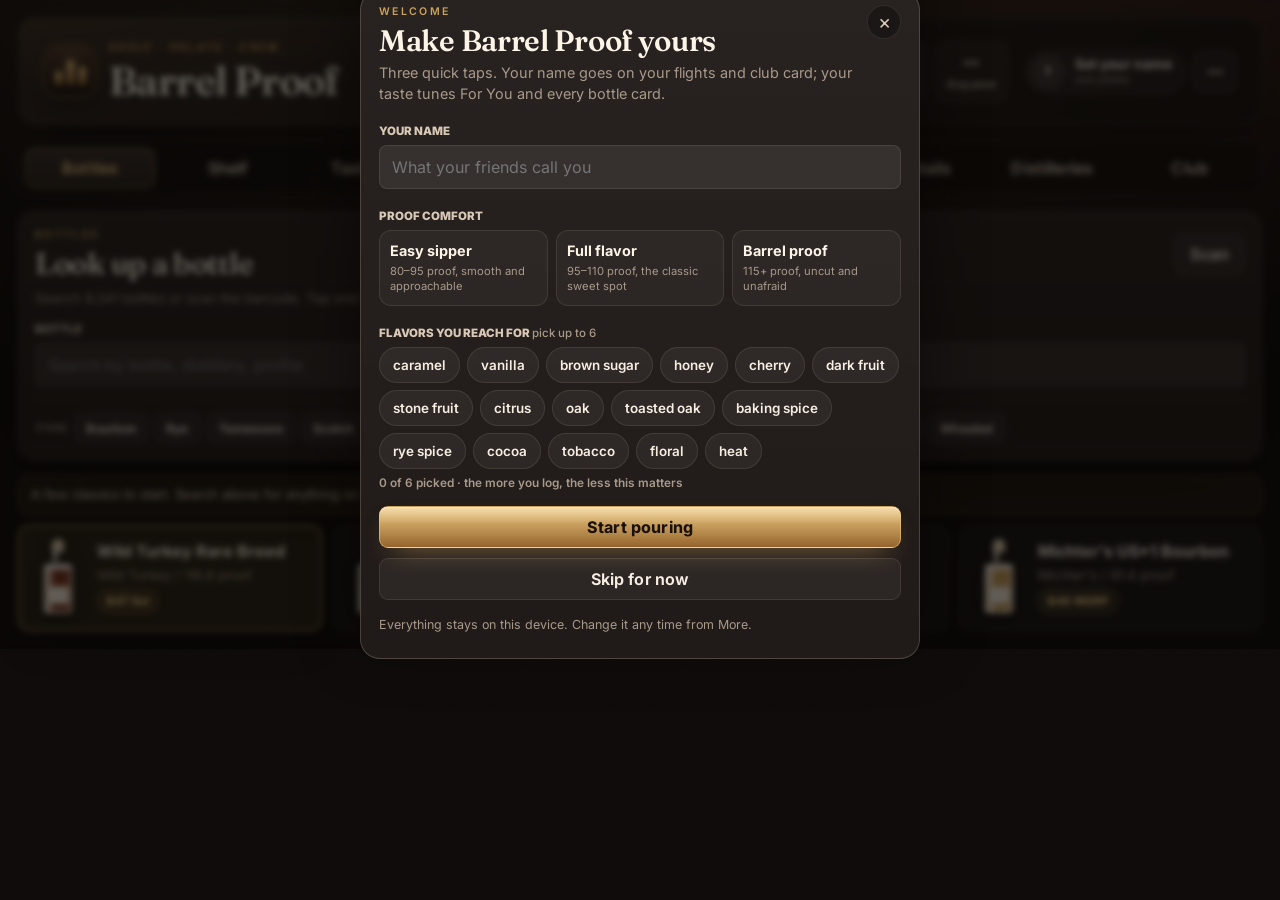
<file: index.html>
<!doctype html>
<html lang="en">
  <head>
    <meta charset="utf-8">
    <meta name="viewport" content="width=device-width, initial-scale=1, viewport-fit=cover">
    <meta name="color-scheme" content="dark">
    <title>Barrel Proof</title>
    <meta name="description" content="A private bourbon companion: your shelf, your tastings, blind flights and Showdowns with friends, and every bottle's story.">
    <meta name="theme-color" content="#120d0b">
    <link rel="manifest" href="./manifest.json">
    <link rel="icon" type="image/svg+xml" href="./icon.svg">
    <link rel="icon" type="image/png" sizes="192x192" href="./icon-192.png">
    <link rel="apple-touch-icon" href="./apple-touch-icon.png">
    <meta name="apple-mobile-web-app-capable" content="yes">
    <meta name="apple-mobile-web-app-status-bar-style" content="black-translucent">
    <meta name="apple-mobile-web-app-title" content="Barrel Proof">
    <link rel="preload" href="./fonts/fraunces-latin-opsz-normal.woff2" as="font" type="font/woff2" crossorigin>
    <link rel="preload" href="./fonts/inter-latin-wght-normal.woff2" as="font" type="font/woff2" crossorigin>
    <link rel="stylesheet" href="./styles.css">
    <script src="./src/data/bottles.js" defer></script>
    <script src="./src/data/friends.js" defer></script>
    <script src="./src/data/cocktails.js" defer></script>
    <script src="./src/data/reviews.js" defer></script>
    <script src="./src/data/curated.js" defer></script>
    <script src="./src/data/bottle-images.js" defer></script>
    <script src="./src/logic/catalog.js" defer></script>
    <script src="./src/logic/families.js" defer></script>
    <script src="./src/logic/showdown.js" defer></script>
    <script src="./src/logic/recommendation.js" defer></script>
    <script src="./src/logic/palate.js" defer></script>
    <script src="./src/logic/profile.js" defer></script>
    <script src="./src/logic/collection.js" defer></script>
    <script src="./src/logic/prices.js" defer></script>
    <script src="./src/logic/research.js" defer></script>
    <script src="./src/logic/reviews.js" defer></script>
    <script src="./src/logic/club.js" defer></script>
    <script src="./src/logic/night.js" defer></script>
    <script src="./src/logic/barcode.js" defer></script>
    <script src="./src/logic/ratings.js" defer></script>
    <script src="./src/logic/cocktails.js" defer></script>
    <script src="./src/storage/store.js" defer></script>
    <script src="./src/ui/render.js" defer></script>
    <script src="./src/main.js" defer></script>
  </head>
  <body>
    <div id="app" class="app-shell"></div>
    <noscript><p style="padding:24px;font-family:system-ui,sans-serif;color:#f6eee2">Barrel Proof needs JavaScript to run. Enable it and reload.</p></noscript>
  </body>
</html>
</file>
<file: styles.css>
/* Self-hosted variable fonts (SIL OFL, see fonts/LICENSE-*.txt). Served from the
   same origin and precached by the service worker, so first paint never waits on
   a third-party font CDN and the installed app looks right offline. */
@font-face {
  font-family: "Fraunces";
  font-style: normal;
  font-weight: 100 900;
  font-display: swap;
  src: url("./fonts/fraunces-latin-opsz-normal.woff2") format("woff2");
  unicode-range: U+0000-00FF, U+0131, U+0152-0153, U+02BB-02BC, U+02C6, U+02DA, U+02DC, U+0304, U+0308, U+0329, U+2000-206F, U+20AC, U+2122, U+2191, U+2193, U+2212, U+2215, U+FEFF, U+FFFD;
}

@font-face {
  font-family: "Inter";
  font-style: normal;
  font-weight: 100 900;
  font-display: swap;
  src: url("./fonts/inter-latin-wght-normal.woff2") format("woff2");
  unicode-range: U+0000-00FF, U+0131, U+0152-0153, U+02BB-02BC, U+02C6, U+02DA, U+02DC, U+0304, U+0308, U+0329, U+2000-206F, U+20AC, U+2122, U+2191, U+2193, U+2212, U+2215, U+FEFF, U+FFFD;
}

:root {
  color-scheme: dark;
  --bg: #0e0b0a;
  --bg-soft: #171210;
  --panel: #1c1614;
  --panel-strong: #251d19;
  --panel-raise: #2c221c;
  --ink: #f6eee2;
  --muted: #a89a8b;
  --muted-strong: #d8c8b6;
  --line: rgba(238, 220, 193, 0.11);
  --line-strong: rgba(238, 220, 193, 0.2);
  --brass: #cba35a;
  --brass-strong: #f1cd84;
  --brass-deep: #95642d;
  --oxblood: #7c2f2b;
  --green: #4f8c63;
  --blue: #5a7e9b;
  --cream: #fbf4e7;
  --shadow: 0 30px 80px -30px rgba(0, 0, 0, 0.72), 0 10px 26px -14px rgba(0, 0, 0, 0.55);
  --shadow-soft: 0 18px 48px -26px rgba(0, 0, 0, 0.6);
  --radius: 12px;
  --radius-sm: 9px;
  --radius-lg: 18px;
  --display: "Fraunces", "Hoefler Text", Georgia, "Times New Roman", serif;
  --sans: "Inter", ui-sans-serif, system-ui, -apple-system, BlinkMacSystemFont, "Segoe UI", sans-serif;
  font-family: var(--sans);
}

* {
  box-sizing: border-box;
}

body {
  position: relative;
  margin: 0;
  min-width: 320px;
  min-height: 100vh;
  background:
    radial-gradient(125% 85% at 50% -12%, rgba(203, 163, 90, 0.15), transparent 55%),
    radial-gradient(95% 65% at 102% -5%, rgba(124, 47, 43, 0.18), transparent 60%),
    linear-gradient(180deg, var(--bg-soft), var(--bg) 42%);
  background-attachment: fixed;
  color: var(--ink);
  -webkit-font-smoothing: antialiased;
  text-rendering: optimizeLegibility;
}

/* Fine film-grain texture for warmth/depth (premium tactile feel) */
body::before {
  content: "";
  position: fixed;
  inset: 0;
  z-index: -1;
  pointer-events: none;
  opacity: 0.5;
  background-image: url("data:image/svg+xml,%3Csvg xmlns='http://www.w3.org/2000/svg' width='160' height='160'%3E%3Cfilter id='n'%3E%3CfeTurbulence type='fractalNoise' baseFrequency='0.85' numOctaves='2' stitchTiles='stitch'/%3E%3C/filter%3E%3Crect width='100%25' height='100%25' filter='url(%23n)' opacity='0.035'/%3E%3C/svg%3E");
}

button,
input,
select,
textarea {
  font: inherit;
}

button {
  cursor: pointer;
}

svg {
  width: 18px;
  height: 18px;
  fill: none;
  stroke: currentColor;
  stroke-width: 2;
  stroke-linecap: round;
  stroke-linejoin: round;
}

.app-shell {
  width: min(1440px, 100%);
  margin: 0 auto;
  padding: 18px;
}

.boot-panel {
  display: flex;
  align-items: center;
  gap: 14px;
  min-height: 180px;
  padding: 18px;
  border: 1px solid var(--line);
  border-radius: var(--radius);
  background:
    linear-gradient(135deg, rgba(42, 33, 29, 0.96), rgba(25, 20, 18, 0.96)),
    var(--panel);
  box-shadow: var(--shadow);
}

.boot-panel p:not(.eyebrow) {
  color: var(--muted);
  margin-top: 8px;
}

.boot-error .boot-error-detail {
  margin-top: 10px;
  padding: 8px 10px;
  border-radius: 8px;
  background: rgba(0, 0, 0, 0.28);
  border: 1px solid var(--line);
  color: var(--muted);
  font-family: ui-monospace, SFMono-Regular, Menlo, monospace;
  font-size: 12px;
  word-break: break-word;
}

.boot-actions {
  display: flex;
  flex-wrap: wrap;
  gap: 10px;
  margin-top: 14px;
}

.app-header {
  display: grid;
  grid-template-columns: minmax(0, 1fr) auto auto;
  align-items: center;
  gap: 18px;
  padding: 22px 24px;
  border: 1px solid var(--line);
  border-radius: var(--radius-lg);
  background:
    radial-gradient(120% 160% at 0% 0%, rgba(203, 163, 90, 0.1), transparent 45%),
    linear-gradient(135deg, rgba(46, 36, 31, 0.96), rgba(23, 18, 16, 0.96)),
    var(--panel);
  box-shadow: var(--shadow), inset 0 1px 0 rgba(255, 255, 255, 0.06);
}

.brand {
  display: flex;
  align-items: center;
  min-width: 0;
  gap: 12px;
}

.brand-mark {
  position: relative;
  display: grid;
  align-items: end;
  justify-content: center;
  grid-template-columns: repeat(3, 7px);
  gap: 5px;
  width: 54px;
  height: 54px;
  padding: 0 0 13px;
  border-radius: 15px;
  background:
    radial-gradient(130% 120% at 50% 0%, rgba(241, 205, 132, 0.2), transparent 62%),
    linear-gradient(180deg, #3c251d, #150e0c);
  box-shadow:
    inset 0 0 0 1px rgba(241, 205, 132, 0.55),
    inset 0 0 0 4px rgba(18, 12, 10, 0.65),
    inset 0 0 0 5px rgba(241, 205, 132, 0.16),
    0 10px 22px -10px rgba(0, 0, 0, 0.75);
}

.brand-mark span {
  display: block;
  width: 7px;
  border-radius: 4px 4px 2px 2px;
  background: linear-gradient(180deg, var(--brass-strong), var(--brass-deep));
  box-shadow: 0 0 9px rgba(241, 205, 132, 0.3);
}

.brand-mark span:nth-child(1) {
  height: 14px;
}

.brand-mark span:nth-child(2) {
  height: 25px;
}

.brand-mark span:nth-child(3) {
  height: 18px;
}

.eyebrow {
  margin: 0 0 7px;
  color: var(--brass);
  font-size: 0.66rem;
  font-weight: 600;
  letter-spacing: 0.22em;
  text-transform: uppercase;
}

h1,
h2,
h3,
p {
  margin: 0;
}

h1,
h2 {
  font-family: var(--display);
  font-optical-sizing: auto;
  color: var(--cream);
  font-weight: 600;
}

h1 {
  font-size: clamp(1.85rem, 4.4vw, 2.5rem);
  line-height: 1.02;
  letter-spacing: -0.015em;
}

h2 {
  font-size: clamp(1.3rem, 3vw, 1.85rem);
  line-height: 1.06;
  letter-spacing: -0.01em;
}

h3 {
  font-size: 1rem;
  letter-spacing: -0.005em;
}

.header-stats {
  display: grid;
  grid-template-columns: repeat(3, minmax(74px, 1fr));
  gap: 8px;
}

.header-stats div,
.decision-metrics div,
.insight-card {
  border: 1px solid var(--line);
  border-radius: var(--radius);
  background: rgba(255, 255, 255, 0.045);
}

.header-stats div {
  padding: 9px 10px;
  text-align: center;
}

.header-stats span,
.insight-card strong {
  display: block;
  color: var(--cream);
  font-size: 1.1rem;
  font-weight: 900;
}

.header-stats small,
.decision-metrics span,
.insight-card span,
.insight-card small {
  color: var(--muted);
  font-size: 0.72rem;
  font-weight: 750;
}

.header-actions {
  display: flex;
  gap: 8px;
}

.icon-button,
.ghost-button,
.primary-button,
.tab-button,
.filter-button,
.scan-button,
.tag-picker button {
  min-height: 42px;
  border: 1px solid var(--line);
  border-radius: var(--radius-sm);
  color: var(--ink);
  background: rgba(255, 255, 255, 0.05);
  transition: transform 180ms cubic-bezier(0.2, 0.7, 0.2, 1), border-color 180ms ease,
    background 180ms ease, box-shadow 180ms ease, color 180ms ease;
}

.icon-button {
  display: inline-grid;
  width: 44px;
  place-items: center;
  color: var(--muted-strong);
}

.ghost-button,
.primary-button,
.filter-button,
.scan-button,
.tag-picker button {
  padding: 0 15px;
  font-weight: 650;
  letter-spacing: 0.01em;
}

.primary-button {
  width: 100%;
  border-color: rgba(241, 205, 132, 0.55);
  background:
    linear-gradient(180deg, rgba(255, 255, 255, 0.32), transparent 42%),
    linear-gradient(180deg, var(--brass-strong), var(--brass-deep));
  color: #1b110b;
  font-weight: 750;
  box-shadow: 0 12px 28px -14px rgba(203, 163, 90, 0.8), inset 0 1px 0 rgba(255, 255, 255, 0.35);
}

.primary-button:hover {
  transform: translateY(-1px);
  box-shadow: 0 16px 34px -14px rgba(203, 163, 90, 0.92), inset 0 1px 0 rgba(255, 255, 255, 0.4);
}

.ghost-button:hover,
.icon-button:hover,
.tab-button:hover,
.filter-button:hover,
.tag-picker button:hover {
  transform: translateY(-1px);
  border-color: rgba(241, 205, 132, 0.4);
  background: rgba(241, 205, 132, 0.07);
  color: var(--ink);
}

.ghost-button.active,
.filter-button.active,
.tag-picker button.active {
  border-color: rgba(241, 205, 132, 0.6);
  background: rgba(203, 163, 90, 0.16);
  color: var(--brass-strong);
  box-shadow: inset 0 0 0 1px rgba(241, 205, 132, 0.18);
}

.scan-button:disabled {
  cursor: not-allowed;
  opacity: 0.56;
}

.tabbar {
  display: grid;
  grid-template-columns: repeat(9, minmax(0, 1fr));
  gap: 7px;
  margin: 16px 0;
  padding: 6px;
  border: 1px solid var(--line);
  border-radius: var(--radius);
  background: rgba(0, 0, 0, 0.22);
}

.tab-button {
  min-height: 40px;
  padding: 0 10px;
  border-color: transparent;
  background: transparent;
  color: var(--muted-strong);
  font-weight: 600;
  letter-spacing: 0.01em;
}

.tab-button.active {
  border-color: rgba(241, 205, 132, 0.5);
  background:
    linear-gradient(180deg, rgba(255, 255, 255, 0.06), transparent),
    var(--panel-raise);
  color: var(--brass-strong);
  box-shadow: var(--shadow-soft), inset 0 1px 0 rgba(255, 255, 255, 0.05);
}

.store-grid {
  display: grid;
  grid-template-columns: minmax(0, 1.05fr) minmax(360px, 0.82fr);
  gap: 14px;
  align-items: start;
}

.store-left,
.section-stack,
.tasting-layout,
.club-layout,
.qa-layout {
  display: grid;
  gap: 14px;
}

.search-panel,
.decision-panel,
.tasting-form,
.club-rankings,
.qa-panel {
  border: 1px solid var(--line);
  border-radius: var(--radius-lg);
  background:
    linear-gradient(180deg, rgba(255, 255, 255, 0.05), rgba(255, 255, 255, 0.018)),
    var(--panel);
  box-shadow: var(--shadow), inset 0 1px 0 rgba(255, 255, 255, 0.05);
}

.search-panel,
.tasting-form,
.club-rankings,
.qa-panel {
  padding: 16px;
}

.panel-heading {
  display: flex;
  align-items: center;
  justify-content: space-between;
  gap: 12px;
  margin-bottom: 14px;
}

.source-note {
  margin: -4px 0 14px;
  color: var(--muted);
  font-size: 0.84rem;
  line-height: 1.4;
}

.source-line {
  color: var(--muted);
  font-size: 0.78rem;
  line-height: 1.35;
}

.search-row,
.form-pair {
  display: grid;
  grid-template-columns: minmax(0, 1fr) 180px;
  gap: 10px;
}

.field {
  display: grid;
  gap: 7px;
}

.field span {
  color: var(--muted-strong);
  font-size: 0.72rem;
  font-weight: 850;
  text-transform: uppercase;
}

.field input,
.field select,
.field textarea {
  width: 100%;
  min-height: 44px;
  border: 1px solid var(--line);
  border-radius: 8px;
  padding: 10px 12px;
  color: var(--ink);
  background: rgba(255, 255, 255, 0.075);
  outline: 0;
}

.field textarea {
  resize: vertical;
}

.field input:focus,
.field select:focus,
.field textarea:focus {
  border-color: rgba(240, 201, 120, 0.58);
  box-shadow: 0 0 0 3px rgba(210, 168, 91, 0.14);
}

.bottle-list {
  display: grid;
  grid-template-columns: repeat(auto-fit, minmax(280px, 1fr));
  gap: 10px;
}

.result-summary {
  grid-column: 1 / -1;
  padding: 10px 12px;
  border: 1px solid rgba(210, 168, 91, 0.22);
  border-radius: var(--radius);
  color: var(--muted-strong);
  background: rgba(210, 168, 91, 0.08);
  font-size: 0.82rem;
  line-height: 1.35;
}

.mini-bottle {
  display: grid;
  grid-template-columns: 54px minmax(0, 1fr);
  gap: 12px;
  align-items: center;
  min-height: 104px;
  padding: 12px;
  border: 1px solid var(--line);
  border-radius: var(--radius);
  background: rgba(255, 255, 255, 0.045);
  color: var(--ink);
  text-align: left;
}

.mini-bottle.active {
  border-color: rgba(240, 201, 120, 0.68);
  background: rgba(210, 168, 91, 0.13);
}

.mini-main {
  display: grid;
  gap: 5px;
  min-width: 0;
}

.mini-main strong,
.shelf-card h3,
.tasting-card h3,
.friend-card h3 {
  color: var(--cream);
  line-height: 1.15;
}

.mini-main small,
.shelf-card p,
.tasting-card p,
.friend-card p,
.rank-row small {
  color: var(--muted);
  line-height: 1.4;
}

.mini-tags,
.hero-tags {
  display: flex;
  flex-wrap: wrap;
  gap: 6px;
}

.mini-tags span,
.hero-tags span,
.status-pill {
  display: inline-flex;
  align-items: center;
  min-height: 24px;
  border: 1px solid var(--line);
  border-radius: 999px;
  padding: 0 8px;
  color: var(--muted-strong);
  background: rgba(255, 255, 255, 0.045);
  font-size: 0.72rem;
  font-weight: 800;
}

.decision-panel {
  position: sticky;
  top: 14px;
  overflow: hidden;
  padding: 18px;
}

.decision-panel::before {
  content: "";
  position: absolute;
  inset: 0 0 auto;
  height: 5px;
  background: var(--brass);
}

.decision-buy::before {
  background: #5d9b6b;
}

.decision-pass::before {
  background: #b24b44;
}

.decision-awaiting::before {
  background: rgba(255, 255, 255, 0.16);
}

.decision-awaiting .decision-topline strong {
  font-size: clamp(1.4rem, 4vw, 2rem);
  color: var(--muted);
}

.decision-awaiting .confidence-ring {
  opacity: 0.45;
}

.decision-topline,
.bottle-hero,
.shelf-card-top,
.tasting-card,
.rank-row {
  display: flex;
  align-items: center;
  gap: 14px;
}

.decision-topline {
  justify-content: space-between;
  margin-bottom: 18px;
}

.decision-topline strong {
  display: block;
  font-family: var(--display);
  font-optical-sizing: auto;
  color: var(--cream);
  font-size: clamp(2.3rem, 6.4vw, 3.7rem);
  font-weight: 600;
  line-height: 0.94;
  letter-spacing: -0.02em;
}

.confidence-ring {
  --score: 50;
  display: grid;
  width: 76px;
  aspect-ratio: 1;
  place-items: center;
  border-radius: 50%;
  background:
    radial-gradient(circle at center, var(--panel) 56%, transparent 58%),
    conic-gradient(var(--brass-strong) calc(var(--score) * 1%), rgba(255, 255, 255, 0.12) 0);
}

.confidence-ring span {
  font-weight: 950;
}

.bottle-hero {
  align-items: stretch;
  margin-bottom: 16px;
  padding: 14px;
  border: 1px solid var(--line);
  border-radius: var(--radius);
  background: rgba(0, 0, 0, 0.16);
}

.bottle-copy {
  display: grid;
  align-content: center;
  gap: 8px;
  min-width: 0;
}

.bottle-copy p,
.decision-summary {
  color: var(--muted-strong);
  line-height: 1.45;
}

.decision-summary {
  margin-bottom: 14px;
}

.trust-stack {
  display: grid;
  grid-template-columns: repeat(4, minmax(0, 1fr));
  gap: 8px;
  margin: 12px 0 14px;
}

.trust-chip {
  min-width: 0;
  padding: 10px;
  border: 1px solid var(--line);
  border-radius: var(--radius);
  background: rgba(255, 255, 255, 0.045);
}

.trust-chip span,
.trust-chip small {
  display: block;
  color: var(--muted);
  font-size: 0.68rem;
  font-weight: 850;
  text-transform: uppercase;
}

.trust-chip strong {
  display: block;
  overflow-wrap: anywhere;
  margin: 4px 0 2px;
  color: var(--cream);
  line-height: 1.15;
}

.trust-chip small {
  color: var(--muted-strong);
  text-transform: none;
  line-height: 1.25;
}

.trust-strong {
  border-color: rgba(112, 151, 104, 0.42);
  background: rgba(112, 151, 104, 0.12);
}

.trust-partial {
  border-color: rgba(210, 168, 91, 0.38);
  background: rgba(210, 168, 91, 0.1);
}

.trust-thin {
  border-color: rgba(190, 93, 65, 0.36);
  background: rgba(190, 93, 65, 0.1);
}

.decision-metrics {
  display: grid;
  grid-template-columns: repeat(4, minmax(0, 1fr));
  gap: 8px;
  margin-bottom: 14px;
}

.decision-metrics div {
  padding: 10px;
}

.decision-metrics strong {
  display: block;
  margin-top: 3px;
}

.source-intel {
  display: grid;
  gap: 10px;
  margin-bottom: 14px;
  padding: 12px;
  border: 1px solid rgba(64, 93, 118, 0.34);
  border-radius: var(--radius);
  background: rgba(64, 93, 118, 0.1);
}

.source-intel h3 {
  color: var(--cream);
}

.source-intel p {
  color: var(--muted);
  font-size: 0.82rem;
  line-height: 1.4;
}

.source-intel-stats {
  display: grid;
  grid-template-columns: repeat(3, minmax(0, 1fr));
  gap: 8px;
}

.source-intel-stats div {
  min-width: 0;
  padding: 9px;
  border: 1px solid var(--line);
  border-radius: var(--radius);
  background: rgba(255, 255, 255, 0.045);
}

.source-intel-stats span {
  color: var(--muted);
  font-size: 0.68rem;
  font-weight: 800;
}

.source-intel-stats strong {
  display: block;
  overflow-wrap: anywhere;
  margin-top: 3px;
  color: var(--cream);
  font-size: 0.88rem;
}

.price-window-card {
  display: grid;
  grid-template-columns: minmax(0, 1.25fr) minmax(220px, 0.75fr);
  gap: 12px;
  align-items: start;
  margin-bottom: 14px;
  padding: 14px;
  border: 1px solid rgba(210, 168, 91, 0.3);
  border-radius: var(--radius);
  background:
    linear-gradient(180deg, rgba(210, 168, 91, 0.1), rgba(255, 255, 255, 0.025)),
    rgba(0, 0, 0, 0.14);
}

.price-window-card h3 {
  color: var(--cream);
}

.price-window-card p,
.price-window-card small {
  color: var(--muted-strong);
  font-size: 0.84rem;
  line-height: 1.42;
}

.price-window-card small {
  display: block;
  margin-top: 6px;
  color: var(--muted);
}

.price-window-grid {
  display: grid;
  grid-template-columns: repeat(3, minmax(0, 1fr));
  gap: 8px;
}

.price-window-grid div {
  min-width: 0;
  padding: 10px;
  border: 1px solid var(--line);
  border-radius: var(--radius);
  background: rgba(255, 255, 255, 0.045);
}

.price-window-grid span {
  color: var(--muted);
  font-size: 0.68rem;
  font-weight: 850;
  text-transform: uppercase;
}

.price-window-grid strong {
  display: block;
  margin-top: 4px;
  color: var(--cream);
}

.price-window-low,
.price-window-thin {
  border-color: rgba(190, 93, 65, 0.34);
}

.bottle-intelligence,
.review-intelligence,
.bottle-dossier {
  display: grid;
  gap: 12px;
  margin-bottom: 14px;
  padding: 14px;
  border: 1px solid rgba(64, 93, 118, 0.34);
  border-radius: var(--radius);
  background:
    linear-gradient(180deg, rgba(64, 93, 118, 0.12), rgba(255, 255, 255, 0.025)),
    rgba(0, 0, 0, 0.14);
}

.intel-heading,
.intel-price,
.intel-two-up {
  display: grid;
  gap: 10px;
}

.intel-heading {
  grid-template-columns: minmax(0, 1fr) auto;
  align-items: start;
}

.intel-heading h3,
.intel-price h3,
.intel-two-up h3,
.intel-source-list h3 {
  color: var(--cream);
}

.intel-heading > strong {
  display: grid;
  width: 48px;
  aspect-ratio: 1;
  place-items: center;
  border-radius: 50%;
  color: #1d1512;
  background: var(--brass-strong);
  font-weight: 950;
}

.intel-facts,
.intel-stat-row {
  display: grid;
  grid-template-columns: repeat(3, minmax(0, 1fr));
  gap: 8px;
}

.intel-facts div,
.intel-stat-row div {
  min-width: 0;
  padding: 10px;
  border: 1px solid var(--line);
  border-radius: var(--radius);
  background: rgba(255, 255, 255, 0.045);
}

.intel-facts span,
.intel-stat-row span {
  color: var(--muted);
  font-size: 0.68rem;
  font-weight: 850;
  text-transform: uppercase;
}

.intel-facts strong,
.intel-stat-row strong {
  display: block;
  overflow-wrap: anywhere;
  margin-top: 4px;
  color: var(--cream);
  line-height: 1.25;
}

.intel-facts .is-missing strong {
  color: var(--muted);
}

.intel-price {
  padding-top: 10px;
  border-top: 1px solid var(--line);
}

.intel-price p,
.intel-two-up p,
.intel-source-list p,
.review-intelligence > p,
.review-takeaways p {
  color: var(--muted-strong);
  font-size: 0.84rem;
  line-height: 1.42;
}

.intel-two-up {
  grid-template-columns: repeat(2, minmax(0, 1fr));
  padding-top: 10px;
  border-top: 1px solid var(--line);
}

.intel-two-up > div,
.intel-source-list {
  display: grid;
  gap: 8px;
  min-width: 0;
}

.intel-tags {
  display: flex;
  flex-wrap: wrap;
  gap: 6px;
}

.intel-tags span {
  display: inline-flex;
  align-items: center;
  min-height: 26px;
  border: 1px solid var(--line);
  border-radius: 999px;
  padding: 0 9px;
  color: var(--muted-strong);
  background: rgba(255, 255, 255, 0.045);
  font-size: 0.72rem;
  font-weight: 800;
}

.intel-source-list {
  padding-top: 10px;
  border-top: 1px solid var(--line);
}

.intel-source-list p {
  display: flex;
  justify-content: space-between;
  gap: 10px;
  padding: 8px 0;
  border-top: 1px solid rgba(239, 220, 194, 0.08);
}

.intel-source-list p:first-of-type {
  border-top: 0;
}

.intel-source-list span {
  color: var(--muted);
  text-transform: capitalize;
}

.review-intelligence {
  border-color: rgba(210, 168, 91, 0.28);
  background:
    linear-gradient(180deg, rgba(210, 168, 91, 0.1), rgba(255, 255, 255, 0.025)),
    rgba(0, 0, 0, 0.14);
}

.market-reality-card {
  display: grid;
  gap: 12px;
  margin-bottom: 14px;
  padding: 12px;
  border: 1px solid rgba(210, 168, 91, 0.32);
  border-radius: var(--radius);
  background:
    linear-gradient(135deg, rgba(210, 168, 91, 0.13), rgba(111, 61, 42, 0.11)),
    rgba(0, 0, 0, 0.16);
}

.market-reality-card .intel-heading {
  align-items: center;
}

.market-reality-card h3 {
  color: var(--cream);
}

.market-reality-card p {
  color: var(--muted-strong);
  font-size: 0.86rem;
  line-height: 1.42;
}

.market-reality-card a {
  color: var(--brass-strong);
  font-size: 0.76rem;
  font-weight: 900;
  text-decoration: none;
}

.market-reality-grid {
  display: grid;
  grid-template-columns: repeat(3, minmax(0, 1fr));
  gap: 8px;
}

.market-reality-grid div {
  min-width: 0;
  padding: 10px;
  border: 1px solid var(--line);
  border-radius: var(--radius);
  background: rgba(255, 255, 255, 0.045);
}

.market-reality-grid span {
  color: var(--muted);
  font-size: 0.68rem;
  font-weight: 850;
  text-transform: uppercase;
}

.market-reality-grid strong {
  display: block;
  overflow-wrap: anywhere;
  margin-top: 4px;
  color: var(--cream);
  line-height: 1.25;
}

.market-missing {
  border-color: rgba(210, 168, 91, 0.22);
  background:
    linear-gradient(135deg, rgba(210, 168, 91, 0.08), rgba(255, 255, 255, 0.025)),
    rgba(0, 0, 0, 0.14);
}

.bottle-dossier {
  border-color: rgba(112, 151, 104, 0.3);
  background:
    linear-gradient(180deg, rgba(112, 151, 104, 0.1), rgba(255, 255, 255, 0.025)),
    rgba(0, 0, 0, 0.14);
}

.bottle-dossier > p {
  color: var(--muted-strong);
  font-size: 0.84rem;
  line-height: 1.42;
}

.dossier-grid {
  display: grid;
  grid-template-columns: repeat(3, minmax(0, 1fr));
  gap: 8px;
}

.dossier-grid div,
.dossier-lanes article {
  min-width: 0;
  padding: 10px;
  border: 1px solid var(--line);
  border-radius: var(--radius);
  background: rgba(255, 255, 255, 0.045);
}

.dossier-grid span,
.dossier-lanes span {
  color: var(--muted);
  font-size: 0.68rem;
  font-weight: 850;
  text-transform: uppercase;
}

.dossier-grid strong,
.dossier-lanes strong {
  display: block;
  overflow-wrap: anywhere;
  margin-top: 4px;
  color: var(--cream);
  line-height: 1.25;
}

.dossier-lanes {
  display: grid;
  grid-template-columns: repeat(2, minmax(0, 1fr));
  gap: 8px;
}

.dossier-lanes article {
  display: grid;
  gap: 4px;
}

.dossier-lanes small {
  color: var(--muted-strong);
  line-height: 1.35;
}

.review-takeaways {
  display: grid;
  gap: 8px;
  padding-top: 10px;
  border-top: 1px solid var(--line);
}

.review-verdicts {
  display: grid;
  grid-template-columns: repeat(2, minmax(0, 1fr));
  gap: 8px;
  padding-top: 10px;
  border-top: 1px solid var(--line);
}

.review-verdicts a {
  display: grid;
  gap: 5px;
  min-width: 0;
  padding: 10px;
  border: 1px solid rgba(210, 168, 91, 0.28);
  border-radius: var(--radius);
  background: rgba(210, 168, 91, 0.08);
  color: inherit;
  text-decoration: none;
}

.review-verdicts span {
  color: var(--muted);
  font-size: 0.68rem;
  font-weight: 850;
  text-transform: uppercase;
}

.review-verdicts strong {
  color: var(--cream);
  line-height: 1.24;
  overflow-wrap: anywhere;
}

.review-takeaways article {
  display: grid;
  gap: 6px;
  padding: 10px;
  border: 1px solid var(--line);
  border-radius: var(--radius);
  background: rgba(255, 255, 255, 0.045);
}

.review-takeaways a {
  color: var(--brass-strong);
  font-size: 0.76rem;
  font-weight: 850;
  text-decoration: none;
}

.reason-block {
  display: grid;
  gap: 8px;
  margin-top: 12px;
  padding: 12px;
  border: 1px solid rgba(93, 155, 107, 0.24);
  border-radius: var(--radius);
  background: rgba(93, 155, 107, 0.08);
}

.reason-block.caution {
  border-color: rgba(178, 75, 68, 0.26);
  background: rgba(178, 75, 68, 0.08);
}

.reason-block p {
  color: var(--muted-strong);
  line-height: 1.42;
}

.status-actions {
  display: flex;
  flex-wrap: wrap;
  gap: 8px;
  margin-top: 14px;
}

.cocktail-lane {
  display: grid;
  grid-template-columns: minmax(0, 1fr) auto;
  gap: 12px;
  align-items: center;
  margin-bottom: 14px;
  padding: 12px;
  border: 1px solid rgba(210, 168, 91, 0.28);
  border-radius: var(--radius);
  background: rgba(210, 168, 91, 0.08);
}

.cocktail-lane h3 {
  color: var(--cream);
  margin-bottom: 5px;
}

.cocktail-lane p:last-child {
  color: var(--muted-strong);
  line-height: 1.38;
}

.scout-panel {
  display: grid;
  gap: 12px;
  margin-top: 14px;
  padding: 14px;
  border: 1px solid rgba(64, 93, 118, 0.42);
  border-radius: var(--radius);
  background:
    linear-gradient(180deg, rgba(64, 93, 118, 0.16), rgba(255, 255, 255, 0.035)),
    rgba(0, 0, 0, 0.14);
}

.scout-strong {
  border-color: rgba(93, 155, 107, 0.34);
  background:
    linear-gradient(180deg, rgba(93, 155, 107, 0.12), rgba(255, 255, 255, 0.025)),
    rgba(0, 0, 0, 0.14);
}

.scout-partial {
  border-color: rgba(210, 168, 91, 0.36);
  background:
    linear-gradient(180deg, rgba(210, 168, 91, 0.12), rgba(255, 255, 255, 0.025)),
    rgba(0, 0, 0, 0.14);
}

.scout-thin {
  border-color: rgba(178, 75, 68, 0.36);
  background:
    linear-gradient(180deg, rgba(178, 75, 68, 0.13), rgba(255, 255, 255, 0.025)),
    rgba(0, 0, 0, 0.14);
}

.scout-panel .panel-heading {
  margin-bottom: 0;
}

.scout-panel p,
.scout-preview summary {
  color: var(--muted-strong);
  line-height: 1.42;
}

.confidence-checklist {
  display: flex;
  flex-wrap: wrap;
  gap: 6px;
}

.confidence-checklist span {
  display: inline-flex;
  align-items: center;
  min-height: 26px;
  border: 1px solid var(--line);
  border-radius: 999px;
  padding: 0 9px;
  color: var(--muted-strong);
  background: rgba(255, 255, 255, 0.045);
  font-size: 0.72rem;
  font-weight: 800;
}

.scout-actions {
  display: grid;
  grid-template-columns: minmax(0, 1fr) auto;
  gap: 8px;
  align-items: center;
}

.ghost-link {
  display: inline-grid;
  min-height: 40px;
  align-items: center;
  border: 1px solid var(--line);
  border-radius: 8px;
  padding: 0 13px;
  color: var(--ink);
  background: rgba(255, 255, 255, 0.06);
  font-weight: 850;
  text-decoration: none;
}

.ghost-link:hover {
  border-color: rgba(240, 201, 120, 0.45);
}

.scout-preview {
  border-top: 1px solid var(--line);
  padding-top: 10px;
}

.scout-preview summary {
  cursor: pointer;
  font-size: 0.82rem;
  font-weight: 850;
}

.scout-preview p {
  margin-top: 10px;
  font-size: 0.84rem;
}

.scout-preview textarea {
  width: 100%;
  margin-top: 10px;
  border: 1px solid var(--line);
  border-radius: 8px;
  padding: 10px;
  color: var(--ink);
  background: rgba(0, 0, 0, 0.22);
  font-size: 0.8rem;
  line-height: 1.45;
  resize: vertical;
}

.bottle-visual {
  position: relative;
  display: grid;
  justify-items: center;
  align-items: end;
  width: 54px;
  height: 80px;
  flex: 0 0 auto;
}

.bottle-neck {
  position: absolute;
  top: 0;
  width: 20px;
  height: 23px;
  border-radius: 5px 5px 1px 1px;
  background: linear-gradient(180deg, #f3c86f, #81542a);
}

.bottle-body {
  position: relative;
  display: grid;
  place-items: center;
  width: 44px;
  height: 62px;
  border: 1px solid rgba(255, 255, 255, 0.28);
  border-radius: 9px 9px 12px 12px;
  background: linear-gradient(160deg, rgba(255, 255, 255, 0.16), transparent 35%), var(--bottle, #a4682c);
  box-shadow: inset -8px 0 14px rgba(0, 0, 0, 0.25);
}

.bottle-label {
  display: grid;
  width: 30px;
  height: 24px;
  place-items: center;
  border-radius: 5px;
  color: #2a1711;
  background: var(--cream);
  font-size: 0.66rem;
  font-weight: 950;
}

.tone-amber {
  --bottle: #b66e2c;
}

.tone-mahogany {
  --bottle: #70301f;
}

.tone-garnet {
  --bottle: #84353a;
}

.tone-copper {
  --bottle: #a85f36;
}

.tone-gold {
  --bottle: #c7953d;
}

.tone-black {
  --bottle: #1e1715;
}

.tone-walnut {
  --bottle: #6e4a2f;
}

.tone-bronze {
  --bottle: #9b6b3d;
}

.tone-cream {
  --bottle: #d7b56b;
}

.tone-scarlet {
  --bottle: #8d2f2c;
}

.insight-grid {
  display: grid;
  grid-template-columns: repeat(4, minmax(0, 1fr));
  gap: 10px;
}

.insight-card {
  padding: 14px;
}

.insight-card strong {
  margin: 4px 0 2px;
  font-size: clamp(1.4rem, 4vw, 2rem);
}

.filter-row {
  display: flex;
  flex-wrap: wrap;
  gap: 8px;
}

.shelf-grid {
  display: grid;
  grid-template-columns: repeat(auto-fit, minmax(240px, 1fr));
  gap: 12px;
}

.shelf-card,
.friend-card {
  display: grid;
  gap: 11px;
  min-height: 250px;
  padding: 14px;
  border: 1px solid var(--line);
  border-radius: var(--radius);
  background:
    linear-gradient(180deg, rgba(255, 255, 255, 0.055), transparent),
    var(--panel);
  box-shadow: 0 16px 45px rgba(0, 0, 0, 0.2);
}

.shelf-card-top {
  justify-content: space-between;
}

.card-meter {
  overflow: hidden;
  height: 8px;
  margin-top: auto;
  border-radius: 999px;
  background: rgba(255, 255, 255, 0.1);
}

.card-meter span {
  display: block;
  height: 100%;
  border-radius: inherit;
  background: linear-gradient(90deg, #7e4534, var(--brass-strong), #5d9b6b);
}

.card-footer {
  display: flex;
  justify-content: space-between;
  gap: 12px;
  color: var(--muted-strong);
}

.card-footer small {
  color: var(--muted);
}

.tasting-layout,
.club-layout {
  grid-template-columns: minmax(320px, 0.72fr) minmax(0, 1fr);
  align-items: start;
}

/* Club is a single vertical stack: share panel, friends, group signal, rankings. */
.club-layout {
  grid-template-columns: 1fr;
  gap: 16px;
}

.club-actions {
  display: flex;
  flex-wrap: wrap;
  gap: 10px;
  margin-top: 12px;
}

.friend-card-top {
  display: flex;
  align-items: center;
  justify-content: space-between;
}

.friend-remove {
  width: 28px;
  height: 28px;
  display: grid;
  place-items: center;
  border: 1px solid var(--line);
  border-radius: 50%;
  background: transparent;
  color: var(--muted);
  font-size: 18px;
  line-height: 1;
  cursor: pointer;
}

.friend-remove:hover {
  color: var(--cream);
  border-color: var(--muted);
}

.club-consensus {
  display: grid;
  gap: 8px;
}

.club-consensus-row {
  display: flex;
  align-items: baseline;
  justify-content: space-between;
  gap: 12px;
  padding: 8px 10px;
  border: 1px solid var(--line);
  border-radius: 10px;
  background: rgba(255, 255, 255, 0.03);
}

.club-consensus-row strong {
  color: var(--cream);
}

.club-consensus-row span {
  color: var(--muted);
  font-size: 0.82rem;
  white-space: nowrap;
}

/* ---------- Tasting Night (blind flight) ---------- */
.night-layout {
  gap: 16px;
}

.night-chosen {
  display: flex;
  flex-wrap: wrap;
  gap: 8px;
  margin: 4px 0 12px;
}

.night-chip {
  display: inline-flex;
  align-items: center;
  gap: 8px;
  padding: 6px 6px 6px 12px;
  border: 1px solid var(--line);
  border-radius: 999px;
  background: rgba(255, 255, 255, 0.04);
  color: var(--cream);
  font-size: 0.85rem;
}

.night-chip button {
  width: 20px;
  height: 20px;
  display: grid;
  place-items: center;
  border: none;
  border-radius: 50%;
  background: rgba(255, 255, 255, 0.08);
  color: var(--muted);
  cursor: pointer;
  line-height: 1;
}

.night-chip button:hover {
  color: var(--cream);
}

.night-results {
  display: grid;
  gap: 6px;
  margin-top: 8px;
}

.night-result {
  display: grid;
  gap: 2px;
  text-align: left;
  padding: 9px 12px;
  border: 1px solid var(--line);
  border-radius: 10px;
  background: rgba(255, 255, 255, 0.03);
  color: var(--cream);
  cursor: pointer;
}

.night-result:hover {
  border-color: var(--brass);
}

.night-result small {
  color: var(--muted);
}

.night-add-taster {
  display: flex;
  align-items: flex-end;
  gap: 10px;
}

.night-add-taster .field {
  flex: 1;
}

.night-glasses {
  display: grid;
  grid-template-columns: repeat(auto-fill, minmax(240px, 1fr));
  gap: 12px;
}

.night-glass {
  display: flex;
  gap: 14px;
  padding: 14px;
  border: 1px solid var(--line);
  border-radius: var(--radius);
  background:
    linear-gradient(180deg, rgba(255, 255, 255, 0.05), transparent),
    var(--panel);
}

.night-glass-letter {
  flex: 0 0 auto;
  width: 52px;
  height: 52px;
  display: grid;
  place-items: center;
  border-radius: 14px;
  background: rgba(203, 163, 90, 0.16);
  border: 1px solid rgba(241, 205, 132, 0.4);
  color: var(--brass-strong);
  font-family: var(--display);
  font-size: 1.7rem;
  font-weight: 700;
}

.night-glass-scores {
  flex: 1;
  display: grid;
  gap: 8px;
}

.night-score {
  display: flex;
  align-items: center;
  justify-content: space-between;
  gap: 10px;
}

.night-score span {
  color: var(--muted);
  font-size: 0.85rem;
}

.night-score input {
  width: 84px;
}

.night-headline {
  margin-top: 6px;
  font-family: var(--display);
  font-size: 1.15rem;
  color: var(--brass-strong);
}

.night-ranking {
  display: grid;
  gap: 10px;
}

.night-rank {
  display: flex;
  align-items: center;
  gap: 14px;
  padding: 12px 14px;
  border: 1px solid var(--line);
  border-radius: var(--radius);
  background: var(--panel);
}

.night-rank.winner {
  border-color: rgba(241, 205, 132, 0.55);
  background:
    linear-gradient(135deg, rgba(203, 163, 90, 0.16), transparent 60%),
    var(--panel);
}

.night-rank-pos {
  flex: 0 0 auto;
  width: 30px;
  height: 30px;
  display: grid;
  place-items: center;
  border-radius: 50%;
  background: rgba(255, 255, 255, 0.07);
  font-weight: 800;
}

.night-rank.winner .night-rank-pos {
  background: var(--brass-strong);
  color: #1a120c;
}

.night-rank-main {
  flex: 1;
  min-width: 0;
}

.night-rank-main strong {
  color: var(--cream);
}

.night-rank-main small {
  display: block;
  color: var(--muted);
}

.night-rank-scores {
  display: flex;
  flex-wrap: wrap;
  gap: 6px;
  margin-top: 5px;
}

.night-rank-scores span {
  padding: 1px 7px;
  border-radius: 999px;
  background: rgba(255, 255, 255, 0.06);
  font-size: 0.74rem;
  color: var(--muted-strong);
}

.night-rank-avg {
  flex: 0 0 auto;
  font-family: var(--display);
  font-size: 1.5rem;
  color: var(--cream);
}

.night-history {
  display: grid;
  gap: 8px;
}

.night-history-row {
  display: flex;
  align-items: center;
  justify-content: space-between;
  gap: 12px;
  padding: 9px 12px;
  border: 1px solid var(--line);
  border-radius: 10px;
}

.night-history-row small {
  display: block;
  color: var(--muted);
  font-size: 0.78rem;
}

.night-history-row b {
  color: var(--brass-strong);
}

/* ---------- Quick-tap price chips (store aisle) ---------- */
.price-chips {
  display: flex;
  flex-wrap: wrap;
  gap: 7px;
  margin-top: 10px;
}

.price-chip {
  padding: 6px 11px;
  border: 1px solid var(--line);
  border-radius: 999px;
  background: rgba(255, 255, 255, 0.04);
  color: var(--muted-strong);
  font-size: 0.8rem;
  font-weight: 600;
  cursor: pointer;
}

.price-chip:hover {
  border-color: var(--brass);
  color: var(--cream);
}

.price-chip.active {
  border-color: var(--brass-strong);
  background: rgba(203, 163, 90, 0.18);
  color: var(--cream);
}

/* ---------- Bottle scorecard (tap-to-open detail) ---------- */
.scorecard-backdrop {
  position: fixed;
  inset: 0;
  z-index: 100;
  display: flex;
  align-items: flex-end;
  justify-content: center;
  background: rgba(8, 5, 4, 0.62);
  -webkit-backdrop-filter: blur(3px);
  backdrop-filter: blur(3px);
  animation: scfade 160ms ease;
}

@keyframes scfade { from { opacity: 0; } to { opacity: 1; } }
@keyframes scrise { from { transform: translateY(26px); } to { transform: translateY(0); } }

.scorecard-card {
  position: relative;
  width: 100%;
  max-width: 600px;
  max-height: 94vh;
  overflow-y: auto;
  -webkit-overflow-scrolling: touch;
  display: grid;
  gap: 14px;
  padding: 22px 18px 28px;
  border: 1px solid var(--line-strong);
  border-radius: 22px 22px 0 0;
  background:
    linear-gradient(180deg, rgba(255, 255, 255, 0.05), rgba(255, 255, 255, 0.02)),
    var(--panel);
  box-shadow: 0 -20px 60px rgba(0, 0, 0, 0.5);
  animation: scrise 200ms cubic-bezier(0.2, 0.7, 0.2, 1);
}

.scorecard-card::before {
  content: "";
  position: absolute;
  inset: 0 0 auto;
  height: 5px;
  border-radius: 22px 22px 0 0;
  background: var(--brass);
}
.scorecard-card.decision-buy::before { background: #5d9b6b; }
.scorecard-card.decision-pass::before { background: #b24b44; }
.scorecard-card.decision-awaiting::before { background: rgba(255, 255, 255, 0.16); }

.scorecard-close {
  position: absolute;
  top: 12px;
  right: 12px;
  width: 34px;
  height: 34px;
  display: grid;
  place-items: center;
  border: 1px solid var(--line);
  border-radius: 50%;
  background: rgba(0, 0, 0, 0.32);
  color: var(--muted-strong);
  font-size: 20px;
  line-height: 1;
  cursor: pointer;
  z-index: 2;
}
.scorecard-close:hover { color: var(--cream); border-color: var(--muted); }

.scorecard-price { display: grid; gap: 8px; }

.scorecard-pours {
  display: grid;
  gap: 6px;
  padding: 12px;
  border: 1px solid var(--line);
  border-radius: 12px;
  background: rgba(255, 255, 255, 0.03);
}
.scorecard-pours h3 { margin: 0; }
.scorecard-pours .pour-row {
  display: flex;
  justify-content: space-between;
  color: var(--muted);
  font-size: 0.85rem;
}
.scorecard-pours .pour-row b { color: var(--cream); }

.scorecard-more {
  border-top: 1px solid var(--line);
  padding-top: 8px;
}
.scorecard-more > summary {
  cursor: pointer;
  font-weight: 700;
  color: var(--brass-strong);
  list-style: none;
  padding: 6px 0;
}
.scorecard-more > summary::-webkit-details-marker { display: none; }
.scorecard-more > summary::after { content: " \25be"; color: var(--muted); }
.scorecard-more[open] > summary::after { content: " \25b4"; }
.scorecard-more[open] { display: grid; gap: 14px; }

.muted-note { color: var(--muted); font-size: 0.85rem; }

.shelf-card-tap { cursor: pointer; }
.shelf-card-tap:hover { border-color: var(--line-strong); }
.shelf-card-tap:focus-visible { outline: 2px solid var(--brass); outline-offset: 2px; }

.wiz-picks-row { margin: 2px 0 6px; }
.wiz-picks-toggle {
  padding: 6px 12px;
  border: 1px dashed var(--line-strong);
  border-radius: 999px;
  background: transparent;
  color: var(--muted-strong);
  font-size: 0.8rem;
  font-weight: 600;
  cursor: pointer;
}
.wiz-picks-toggle:hover { color: var(--cream); border-color: var(--brass); }
.wiz-picks-toggle.on {
  border-style: solid;
  border-color: var(--brass-strong);
  background: rgba(203, 163, 90, 0.16);
  color: var(--cream);
}

@media (min-width: 720px) {
  .scorecard-backdrop { align-items: center; padding: 24px; }
  .scorecard-card { border-radius: 20px; max-height: 90vh; }
  .scorecard-card::before { border-radius: 20px 20px 0 0; }
}

.tag-picker {
  display: flex;
  flex-wrap: wrap;
  gap: 7px;
}

.tasting-list {
  display: grid;
  gap: 10px;
}

.tasting-card {
  justify-content: space-between;
  padding: 16px;
  border: 1px solid var(--line);
  border-radius: var(--radius);
  background: var(--panel);
}

.tasting-card > div {
  display: grid;
  gap: 8px;
}

.tasting-card > strong {
  display: grid;
  min-width: 58px;
  height: 58px;
  place-items: center;
  border-radius: 50%;
  color: #1d1512;
  background: var(--brass-strong);
  font-size: 1.3rem;
}

.friend-grid {
  display: grid;
  grid-template-columns: repeat(auto-fit, minmax(220px, 1fr));
  gap: 12px;
}

.cocktail-layout {
  display: grid;
  grid-template-columns: minmax(0, 1fr) minmax(380px, 0.82fr);
  gap: 14px;
  align-items: start;
}

.cocktail-list {
  display: grid;
  gap: 14px;
}

.cocktail-card-grid {
  display: grid;
  grid-template-columns: repeat(auto-fit, minmax(260px, 1fr));
  gap: 10px;
}

.cocktail-card {
  display: grid;
  grid-template-columns: minmax(0, 1fr) auto;
  gap: 12px;
  align-items: center;
  min-height: 86px;
  border: 1px solid var(--line);
  border-radius: var(--radius);
  padding: 13px;
  color: var(--ink);
  background: rgba(255, 255, 255, 0.045);
  text-align: left;
}

.cocktail-card.active {
  border-color: var(--brass-strong);
  background: rgba(210, 168, 91, 0.18);
  box-shadow: 0 0 0 1px rgba(241, 205, 132, 0.5), 0 10px 28px rgba(0, 0, 0, 0.28);
}

.cocktail-card strong {
  display: block;
  color: var(--cream);
  line-height: 1.15;
}

.cocktail-card small {
  display: block;
  margin-top: 5px;
  color: var(--muted);
  line-height: 1.35;
}

.cocktail-card b,
.spec-score {
  display: grid;
  width: 48px;
  aspect-ratio: 1;
  place-items: center;
  border-radius: 50%;
  color: #1d1512;
  background: var(--brass-strong);
  font-weight: 950;
}

.cocktail-spec {
  position: sticky;
  top: 14px;
  scroll-margin-top: 14px;
  display: grid;
  gap: 14px;
  border: 1px solid var(--line);
  border-radius: var(--radius);
  padding: 18px;
  background:
    linear-gradient(180deg, rgba(255, 255, 255, 0.055), rgba(255, 255, 255, 0.025)),
    var(--panel);
  box-shadow: var(--shadow);
}

.spec-topline {
  display: flex;
  justify-content: space-between;
  gap: 16px;
  align-items: start;
}

.spec-score {
  width: 64px;
  color: var(--cream);
  background:
    radial-gradient(circle at center, var(--panel) 54%, transparent 57%),
    conic-gradient(var(--brass-strong) 78%, rgba(255, 255, 255, 0.12) 0);
}

.spec-score span {
  font-weight: 950;
}

.spec-score small {
  color: var(--muted);
  font-size: 0.62rem;
}

.spec-meta {
  display: grid;
  grid-template-columns: repeat(2, minmax(0, 1fr));
  gap: 8px;
}

.spec-meta div {
  border: 1px solid var(--line);
  border-radius: var(--radius);
  padding: 10px;
  background: rgba(255, 255, 255, 0.045);
}

.spec-meta span,
.spec-section h3 {
  color: var(--muted);
  font-size: 0.72rem;
  font-weight: 850;
  text-transform: uppercase;
}

.spec-meta strong {
  display: block;
  margin-top: 4px;
  color: var(--cream);
  line-height: 1.25;
}

.spec-section {
  display: grid;
  gap: 8px;
  padding-top: 12px;
  border-top: 1px solid var(--line);
}

.spec-section p {
  color: var(--muted-strong);
  line-height: 1.45;
}

.friend-avatar {
  display: grid;
  width: 48px;
  height: 48px;
  place-items: center;
  border-radius: 50%;
  color: #1d1512;
  background: var(--brass-strong);
  font-weight: 950;
}

.rank-row {
  padding: 12px 0;
  border-top: 1px solid var(--line);
}

.rank-row > span {
  display: grid;
  width: 34px;
  height: 34px;
  place-items: center;
  border-radius: 50%;
  background: rgba(210, 168, 91, 0.14);
  color: var(--brass-strong);
  font-weight: 950;
}

.rank-row div {
  display: grid;
  gap: 4px;
  min-width: 0;
}

.rank-row b {
  margin-left: auto;
  color: var(--cream);
}

.qa-category-grid {
  display: grid;
  grid-template-columns: repeat(auto-fit, minmax(150px, 1fr));
  gap: 8px;
  margin-bottom: 14px;
}

.qa-category {
  min-width: 0;
  padding: 11px;
  border: 1px solid var(--line);
  border-radius: var(--radius);
  background: rgba(255, 255, 255, 0.045);
}

.qa-category span,
.qa-severity {
  color: var(--muted);
  font-size: 0.68rem;
  font-weight: 850;
  text-transform: uppercase;
}

.qa-category strong {
  display: block;
  margin-top: 4px;
  color: var(--cream);
  font-size: 1.2rem;
}

.qa-issue-list {
  display: grid;
  gap: 9px;
}

.top-shelf-panel {
  border-color: rgba(210, 168, 91, 0.28);
}

.top-shelf-list {
  display: grid;
  grid-template-columns: repeat(2, minmax(0, 1fr));
  gap: 9px;
}

.top-shelf-card {
  display: grid;
  grid-template-columns: 52px minmax(0, 1fr);
  gap: 12px;
  width: 100%;
  min-height: 104px;
  padding: 12px;
  border: 1px solid var(--line);
  border-radius: var(--radius);
  color: var(--ink);
  background:
    linear-gradient(135deg, rgba(210, 168, 91, 0.12), rgba(255, 255, 255, 0.035)),
    rgba(0, 0, 0, 0.1);
  text-align: left;
}

.top-shelf-card:hover,
.top-shelf-card.active {
  transform: translateY(-1px);
  border-color: rgba(240, 201, 120, 0.55);
}

.top-shelf-score {
  display: grid;
  min-height: 40px;
  place-items: center;
  align-self: start;
  border: 1px solid rgba(210, 168, 91, 0.45);
  border-radius: 50%;
  color: var(--brass-strong);
  background: rgba(210, 168, 91, 0.12);
  font-weight: 950;
}

.top-shelf-copy {
  display: grid;
  gap: 6px;
  min-width: 0;
}

.top-shelf-copy strong {
  color: var(--cream);
  line-height: 1.15;
  overflow-wrap: anywhere;
}

.top-shelf-copy small {
  color: var(--muted);
  line-height: 1.35;
}

.market-panel {
  border-color: rgba(64, 93, 118, 0.34);
}

.market-match-list {
  display: grid;
  gap: 9px;
}

.market-match-card {
  display: grid;
  grid-template-columns: minmax(0, 1fr) auto;
  gap: 10px;
  align-items: center;
  padding: 12px;
  border: 1px solid var(--line);
  border-radius: var(--radius);
  background: rgba(255, 255, 255, 0.04);
}

.market-match-card.active {
  border-color: rgba(240, 201, 120, 0.62);
  background: rgba(210, 168, 91, 0.1);
}

.market-match-card > button {
  display: grid;
  grid-template-columns: 74px minmax(0, 1fr);
  gap: 12px;
  width: 100%;
  color: var(--ink);
  text-align: left;
}

.market-status {
  display: grid;
  min-height: 34px;
  place-items: center;
  align-self: start;
  border: 1px solid var(--line);
  border-radius: var(--radius);
  color: var(--muted);
  background: rgba(255, 255, 255, 0.045);
  font-size: 0.68rem;
  font-weight: 850;
  text-transform: uppercase;
}

.market-missing .market-status {
  border-color: rgba(190, 93, 65, 0.42);
  color: #f0b7a5;
  background: rgba(190, 93, 65, 0.12);
}

.market-stale .market-status {
  border-color: rgba(210, 168, 91, 0.45);
  color: var(--brass-strong);
  background: rgba(210, 168, 91, 0.12);
}

.market-matched .market-status {
  border-color: rgba(112, 151, 104, 0.42);
  color: #cfe4c5;
  background: rgba(112, 151, 104, 0.12);
}

.market-match-copy {
  display: grid;
  gap: 6px;
  min-width: 0;
}

.market-match-copy strong {
  color: var(--cream);
  line-height: 1.15;
  overflow-wrap: anywhere;
}

.market-match-copy small {
  color: var(--muted);
  line-height: 1.35;
}

.qa-issue-card {
  display: grid;
  grid-template-columns: 74px minmax(0, 1fr);
  gap: 12px;
  width: 100%;
  min-height: 112px;
  padding: 12px;
  border: 1px solid var(--line);
  border-radius: var(--radius);
  color: var(--ink);
  background: rgba(255, 255, 255, 0.04);
  text-align: left;
}

.qa-issue-card:hover {
  transform: translateY(-1px);
  border-color: rgba(240, 201, 120, 0.45);
}

.qa-issue-card.active {
  border-color: rgba(240, 201, 120, 0.68);
  background: rgba(210, 168, 91, 0.12);
}

.qa-severity {
  display: grid;
  min-height: 34px;
  place-items: center;
  align-self: start;
  border: 1px solid var(--line);
  border-radius: var(--radius);
  background: rgba(255, 255, 255, 0.045);
}

.qa-high .qa-severity {
  border-color: rgba(178, 75, 68, 0.42);
  color: #f3b8ae;
  background: rgba(178, 75, 68, 0.14);
}

.qa-medium .qa-severity {
  border-color: rgba(210, 168, 91, 0.45);
  color: var(--brass-strong);
  background: rgba(210, 168, 91, 0.12);
}

.qa-low .qa-severity {
  border-color: rgba(64, 93, 118, 0.45);
  color: #b8cad7;
  background: rgba(64, 93, 118, 0.14);
}

.qa-issue-copy {
  display: grid;
  gap: 6px;
  min-width: 0;
}

.qa-issue-copy strong {
  color: var(--cream);
  line-height: 1.15;
  overflow-wrap: anywhere;
}

.qa-issue-copy small,
.qa-issue-copy > span:not(.mini-tags) {
  color: var(--muted);
  line-height: 1.4;
  overflow-wrap: anywhere;
}

.empty-state {
  min-height: 160px;
  display: grid;
  place-items: center;
  border: 1px dashed var(--line);
  border-radius: var(--radius);
  color: var(--muted);
}

@media (max-width: 980px) {
  .app-header,
  .store-grid,
  .cocktail-layout,
  .tasting-layout,
  .club-layout,
  .price-window-card,
  .qa-layout {
    grid-template-columns: 1fr;
  }

  .decision-panel,
  .cocktail-spec {
    position: static;
  }

  .tabbar {
    grid-template-columns: repeat(4, minmax(0, 1fr));
  }

  .header-stats {
    order: 3;
    grid-column: 1 / -1;
  }
}

@media (max-width: 680px) {
  .app-shell {
    padding: 10px;
  }

  .app-header {
    gap: 12px;
    padding: 14px;
  }

  .header-actions {
    justify-content: flex-end;
  }

  .tabbar {
    grid-template-columns: repeat(3, minmax(0, 1fr));
  }

  .search-row,
  .form-pair,
  .decision-metrics,
  .trust-stack,
  .insight-grid,
  .intel-facts,
  .intel-stat-row,
  .market-reality-grid,
  .review-verdicts,
  .dossier-grid,
  .dossier-lanes,
  .price-window-grid,
  .top-shelf-list,
  .market-match-card,
  .qa-issue-card {
    grid-template-columns: 1fr 1fr;
  }

  .price-field {
    grid-column: span 1;
  }

  .bottle-list,
  .shelf-grid {
    grid-template-columns: 1fr;
  }

  .decision-topline strong {
    font-size: 3rem;
  }
}

@media (max-width: 420px) {
  .search-row,
  .form-pair,
  .decision-metrics,
  .trust-stack,
  .insight-grid,
  .intel-facts,
  .intel-stat-row,
  .intel-two-up,
  .dossier-grid,
  .dossier-lanes,
  .price-window-grid,
  .top-shelf-list,
  .market-match-card,
  .market-match-card > button,
  .qa-issue-card {
    grid-template-columns: 1fr;
  }

  .header-stats {
    grid-template-columns: repeat(3, minmax(0, 1fr));
  }
}

/* ---------- Premium polish: motion, selection, scrollbar, focus ---------- */

/* One-time entrance — plays on load only (the persistent shell isn't re-rendered) */
@keyframes bp-rise {
  from {
    opacity: 0;
    transform: translateY(10px);
  }
  to {
    opacity: 1;
    transform: translateY(0);
  }
}

.app-shell {
  animation: bp-rise 560ms cubic-bezier(0.2, 0.7, 0.2, 1) both;
}

/* Smooth, tactile hover on clickable catalog/cards */
.mini-bottle,
.cocktail-card,
.market-match-card,
.top-shelf-card,
.qa-issue-card,
.status-pill,
.review-verdicts a {
  transition: transform 180ms cubic-bezier(0.2, 0.7, 0.2, 1), border-color 180ms ease,
    background 180ms ease, box-shadow 180ms ease;
}

.mini-bottle:hover,
.cocktail-card:hover {
  transform: translateY(-2px);
  border-color: rgba(241, 205, 132, 0.4);
  box-shadow: var(--shadow-soft);
}

.mini-bottle.active,
.cocktail-card.active,
.market-match-card.active {
  box-shadow: var(--shadow-soft), inset 0 0 0 1px rgba(241, 205, 132, 0.22);
}

/* Brass selection + refined focus ring */
::selection {
  background: rgba(203, 163, 90, 0.32);
  color: var(--cream);
}

:focus-visible {
  outline: 2px solid rgba(241, 205, 132, 0.65);
  outline-offset: 2px;
}

/* Premium dark scrollbar */
* {
  scrollbar-width: thin;
  scrollbar-color: rgba(203, 163, 90, 0.4) transparent;
}

*::-webkit-scrollbar {
  width: 11px;
  height: 11px;
}

*::-webkit-scrollbar-thumb {
  border: 3px solid transparent;
  border-radius: 999px;
  background: rgba(203, 163, 90, 0.32);
  background-clip: content-box;
}

*::-webkit-scrollbar-thumb:hover {
  background: rgba(203, 163, 90, 0.5);
  background-clip: content-box;
}

@media (prefers-reduced-motion: reduce) {
  *,
  *::before,
  *::after {
    animation-duration: 0.001ms !important;
    transition-duration: 0.001ms !important;
  }
}

/* ---------- Data-driven bottle illustration + real-photo layer ---------- */
.bottle-visual .bottle-svg {
  display: block;
  width: 100%;
  height: 100%;
  filter: drop-shadow(0 5px 7px rgba(0, 0, 0, 0.5));
}

.bottle-visual.has-photo .bottle-photo {
  position: absolute;
  inset: 0;
  width: 100%;
  height: 100%;
  object-fit: contain;
  filter: drop-shadow(0 5px 7px rgba(0, 0, 0, 0.5));
}

/* ---------- Distilleries / families view ---------- */
.family-grid {
  display: grid;
  grid-template-columns: repeat(auto-fill, minmax(252px, 1fr));
  gap: 12px;
}

.family-grid.compact {
  grid-template-columns: repeat(auto-fill, minmax(204px, 1fr));
}

.family-card {
  display: grid;
  gap: 12px;
  padding: 15px;
  text-align: left;
  color: var(--ink);
  border: 1px solid var(--line);
  border-radius: var(--radius);
  background:
    linear-gradient(180deg, rgba(255, 255, 255, 0.05), rgba(255, 255, 255, 0.018)),
    var(--panel);
  box-shadow: var(--shadow-soft);
  transition: transform 180ms cubic-bezier(0.2, 0.7, 0.2, 1), border-color 180ms ease, box-shadow 180ms ease;
}

.family-card:hover {
  transform: translateY(-2px);
  border-color: rgba(241, 205, 132, 0.42);
  box-shadow: var(--shadow);
}

.family-card-top {
  display: flex;
  align-items: flex-start;
  justify-content: space-between;
  gap: 12px;
}

.family-card-name strong {
  display: block;
  color: var(--cream);
  font-weight: 700;
  line-height: 1.15;
}

.family-card-name small {
  display: block;
  margin-top: 3px;
  color: var(--muted);
  font-size: 0.74rem;
  line-height: 1.3;
}

.family-count {
  display: grid;
  place-items: center;
  min-width: 40px;
  height: 30px;
  padding: 0 10px;
  border: 1px solid rgba(241, 205, 132, 0.4);
  border-radius: 999px;
  background: rgba(203, 163, 90, 0.14);
  color: var(--brass-strong);
  font-weight: 800;
  font-size: 0.85rem;
}

.family-count.lg {
  min-width: 58px;
  height: 48px;
  font-size: 1.35rem;
}

.family-mini {
  display: grid;
  grid-template-columns: repeat(3, minmax(0, 1fr));
  gap: 8px;
}

.family-mini div {
  padding: 8px 9px;
  border: 1px solid var(--line);
  border-radius: var(--radius-sm);
  background: rgba(255, 255, 255, 0.04);
}

.family-mini span,
.family-attr span {
  display: block;
  color: var(--muted);
  font-size: 0.62rem;
  font-weight: 700;
  letter-spacing: 0.05em;
  text-transform: uppercase;
}

.family-mini strong {
  display: block;
  margin-top: 3px;
  color: var(--cream);
  font-size: 0.92rem;
}

.style-bar {
  display: flex;
  height: 8px;
  overflow: hidden;
  border-radius: 999px;
  background: rgba(255, 255, 255, 0.08);
}

.style-seg {
  height: 100%;
}

.style-legend-row {
  display: flex;
  flex-wrap: wrap;
  gap: 7px 12px;
  margin-top: 9px;
}

.style-legend {
  display: inline-flex;
  align-items: center;
  gap: 5px;
  color: var(--muted-strong);
  font-size: 0.7rem;
  font-weight: 650;
}

.style-legend i {
  display: inline-block;
  width: 9px;
  height: 9px;
  border-radius: 3px;
}

.family-detail {
  gap: 12px;
}

.family-back {
  justify-self: start;
}

.family-detail-head {
  display: flex;
  align-items: center;
  justify-content: space-between;
  gap: 16px;
  margin-bottom: 16px;
}

.family-attr-grid {
  display: grid;
  grid-template-columns: repeat(6, minmax(0, 1fr));
  gap: 8px;
  margin-bottom: 4px;
}

.family-attr {
  padding: 11px 10px;
  border: 1px solid var(--line);
  border-radius: var(--radius-sm);
  background: rgba(255, 255, 255, 0.04);
}

.family-attr strong {
  display: block;
  margin-top: 4px;
  color: var(--cream);
  font-size: 1.3rem;
  line-height: 1;
}

.family-attr small {
  display: block;
  margin-top: 3px;
  color: var(--muted);
  font-size: 0.64rem;
}

.family-section {
  display: grid;
  gap: 10px;
  margin-top: 16px;
  padding-top: 16px;
  border-top: 1px solid var(--line);
}

.family-section h3 {
  color: var(--cream);
}

.brand-chips {
  display: flex;
  flex-wrap: wrap;
  gap: 7px;
}

.brand-chip {
  display: inline-flex;
  align-items: center;
  gap: 6px;
  min-height: 30px;
  padding: 0 11px;
  border: 1px solid var(--line);
  border-radius: 999px;
  background: rgba(255, 255, 255, 0.045);
  color: var(--muted-strong);
  font-size: 0.76rem;
  font-weight: 600;
}

.brand-chip i {
  font-style: normal;
  color: var(--brass-strong);
  font-weight: 800;
  font-size: 0.72rem;
}

@media (max-width: 680px) {
  .family-attr-grid {
    grid-template-columns: repeat(3, minmax(0, 1fr));
  }
}

/* ---------- Showdown (blind tasting lab) ---------- */
.sd-toggle {
  display: flex;
  gap: 7px;
}

.sd-arena {
  display: grid;
  grid-template-columns: 1fr auto 1fr;
  gap: 14px;
  align-items: stretch;
}

.sd-corner {
  display: grid;
  justify-items: center;
  gap: 7px;
  padding: 16px 14px;
  text-align: center;
  border: 1px solid var(--line);
  border-radius: var(--radius);
  background: rgba(255, 255, 255, 0.035);
}

.sd-corner.empty {
  align-content: center;
  color: var(--muted);
}

.sd-corner-a {
  border-color: rgba(203, 163, 90, 0.4);
  background: linear-gradient(180deg, rgba(203, 163, 90, 0.12), rgba(255, 255, 255, 0.02));
}

.sd-corner-b {
  border-color: rgba(90, 126, 155, 0.4);
  background: linear-gradient(180deg, rgba(90, 126, 155, 0.12), rgba(255, 255, 255, 0.02));
}

.sd-corner .bottle-visual {
  width: 64px;
  height: 96px;
}

.sd-corner strong {
  color: var(--cream);
  line-height: 1.15;
}

.sd-corner small {
  color: var(--muted);
}

.sd-corner-tag {
  color: var(--muted);
  font-size: 0.7rem;
  font-weight: 800;
  letter-spacing: 0.15em;
}

.sd-tier {
  display: inline-flex;
  padding: 2px 9px;
  border-radius: 999px;
  background: rgba(255, 255, 255, 0.06);
  color: var(--brass-strong);
  font-size: 0.7rem;
  font-weight: 700;
}

.sd-clear {
  min-height: 28px;
  padding: 0 10px;
  font-size: 0.72rem;
}

.sd-center {
  display: grid;
  justify-items: center;
  align-content: center;
  gap: 10px;
  min-width: 156px;
}

.sd-vs {
  font-family: var(--display);
  font-size: 1.4rem;
  letter-spacing: 0.1em;
  color: var(--muted-strong);
}

.sd-center-actions {
  display: grid;
  gap: 7px;
  width: 100%;
}

.sd-outlook {
  display: grid;
  gap: 4px;
  padding: 10px 12px;
  text-align: center;
  border: 1px solid var(--line);
  border-radius: var(--radius-sm);
  background: rgba(255, 255, 255, 0.04);
}

.sd-outlook strong {
  color: var(--cream);
  font-size: 0.9rem;
}

.sd-outlook span {
  color: var(--muted);
  font-size: 0.74rem;
  line-height: 1.35;
}

.sd-outlook.fair {
  border-color: rgba(112, 151, 104, 0.4);
  background: rgba(112, 151, 104, 0.1);
}

.sd-outlook.favorite {
  border-color: rgba(210, 168, 91, 0.4);
  background: rgba(210, 168, 91, 0.1);
}

.sd-outlook.mismatch {
  border-color: rgba(178, 75, 68, 0.4);
  background: rgba(178, 75, 68, 0.1);
}

.sd-result-row {
  display: grid;
  grid-template-columns: 1fr auto 1fr;
  gap: 10px;
  align-items: center;
  margin-top: 14px;
}

.sd-picker {
  display: grid;
  gap: 10px;
  margin-top: 16px;
  padding-top: 14px;
  border-top: 1px solid var(--line);
}

.sd-results {
  display: grid;
  gap: 8px;
}

.sd-pick-row {
  display: grid;
  grid-template-columns: 40px 1fr auto;
  gap: 12px;
  align-items: center;
  padding: 8px 10px;
  border: 1px solid var(--line);
  border-radius: var(--radius-sm);
  background: rgba(255, 255, 255, 0.035);
}

.sd-pick-row .bottle-visual {
  width: 34px;
  height: 50px;
}

.sd-pick-actions {
  display: flex;
  gap: 6px;
}

.sd-pick-actions .ghost-button {
  min-height: 34px;
  padding: 0 11px;
  font-size: 0.78rem;
}

.sd-log {
  display: grid;
  gap: 7px;
}

.sd-log-row {
  display: grid;
  grid-template-columns: 1fr auto 1fr;
  gap: 10px;
  align-items: center;
  padding: 8px 12px;
  border: 1px solid var(--line);
  border-radius: var(--radius-sm);
  background: rgba(255, 255, 255, 0.035);
  font-size: 0.82rem;
}

.sd-log-row span:first-child {
  text-align: right;
}

.sd-log-row span:last-child {
  text-align: left;
}

.sd-log-row i {
  color: var(--muted);
  font-size: 0.7rem;
  font-style: normal;
}

.sd-log-row .win {
  color: var(--brass-strong);
  font-weight: 700;
}

.sd-log-row .loss {
  color: var(--muted);
}

.sd-ladder {
  display: grid;
  gap: 7px;
}

.sd-ladder-row {
  display: grid;
  grid-template-columns: 26px auto 1fr auto;
  gap: 12px;
  align-items: center;
  padding: 8px 12px;
  border: 1px solid var(--line);
  border-radius: var(--radius-sm);
  background: rgba(255, 255, 255, 0.035);
}

.sd-ladder-row .bottle-visual {
  width: 30px;
  height: 46px;
}

.sd-rank {
  display: grid;
  place-items: center;
  width: 26px;
  height: 26px;
  border-radius: 50%;
  background: rgba(203, 163, 90, 0.14);
  color: var(--brass-strong);
  font-size: 0.78rem;
  font-weight: 800;
}

.sd-ladder-name strong {
  display: block;
  color: var(--cream);
  line-height: 1.15;
}

.sd-ladder-name small {
  color: var(--muted);
}

.sd-elo {
  color: var(--cream);
  font-weight: 800;
  font-variant-numeric: tabular-nums;
}

.sd-pairs {
  display: grid;
  gap: 14px;
}

.sd-pair {
  display: grid;
  gap: 6px;
}

.sd-pair-names {
  display: flex;
  align-items: center;
  justify-content: space-between;
  gap: 10px;
  color: var(--muted-strong);
  font-size: 0.82rem;
}

.sd-pair-names b {
  color: var(--cream);
}

.sd-pair-bar {
  height: 8px;
  overflow: hidden;
  border-radius: 999px;
  background: rgba(90, 126, 155, 0.3);
}

.sd-pair-bar span {
  display: block;
  height: 100%;
  background: var(--brass);
}

.sd-pair small {
  color: var(--muted);
  font-size: 0.74rem;
}

.sd-upsets {
  display: grid;
  gap: 8px;
}

.sd-upset {
  display: flex;
  flex-wrap: wrap;
  align-items: center;
  gap: 8px;
  padding: 9px 12px;
  border: 1px solid rgba(112, 151, 104, 0.35);
  border-radius: var(--radius-sm);
  background: rgba(112, 151, 104, 0.1);
}

.sd-upset strong {
  color: var(--cream);
}

.sd-upset span {
  color: var(--muted);
  font-size: 0.78rem;
}

.sd-upset em {
  color: var(--muted-strong);
  font-style: normal;
}

.sd-upset i {
  margin-left: auto;
  color: #cfe4c5;
  font-size: 0.72rem;
  font-style: normal;
  font-weight: 700;
}

@media (max-width: 680px) {
  .sd-arena {
    grid-template-columns: 1fr;
  }

  .sd-center {
    order: -1;
  }
}

/* ---------- Store faceted filters ---------- */
.store-filters {
  display: flex;
  flex-wrap: wrap;
  align-items: center;
  gap: 8px 10px;
  margin-top: 12px;
  padding-top: 12px;
  border-top: 1px solid var(--line);
}

.filter-group {
  display: flex;
  flex-wrap: wrap;
  align-items: center;
  gap: 6px;
}

.filter-label {
  margin-right: 2px;
  color: var(--muted);
  font-size: 0.66rem;
  font-weight: 700;
  letter-spacing: 0.08em;
  text-transform: uppercase;
}

.store-filters .filter-button {
  min-height: 32px;
  padding: 0 11px;
  font-size: 0.76rem;
  font-weight: 600;
}

.store-filter-clear {
  min-height: 32px;
  margin-left: auto;
  padding: 0 10px;
}

/* ---------- Connoisseur strip (bottle decision panel) ---------- */
.conn-strip {
  display: flex;
  flex-wrap: wrap;
  align-items: center;
  gap: 7px;
  margin-bottom: 16px;
  padding: 12px 14px;
  border: 1px solid var(--line);
  border-radius: var(--radius-sm);
  background: rgba(0, 0, 0, 0.18);
}

.conn-house {
  display: inline-flex;
  align-items: center;
  min-height: 28px;
  padding: 0 11px;
  border: 1px solid rgba(241, 205, 132, 0.45);
  border-radius: 999px;
  background: rgba(203, 163, 90, 0.16);
  color: var(--brass-strong);
  font-size: 0.74rem;
  font-weight: 700;
  transition: transform 150ms ease, background 150ms ease;
}

.conn-house:hover {
  transform: translateY(-1px);
  background: rgba(203, 163, 90, 0.24);
}

.conn-badge {
  display: inline-flex;
  align-items: center;
  min-height: 26px;
  padding: 0 10px;
  border: 1px solid var(--line);
  border-radius: 999px;
  background: rgba(255, 255, 255, 0.05);
  color: var(--muted-strong);
  font-size: 0.72rem;
  font-weight: 650;
}

.conn-badge.ghost {
  color: var(--muted);
}

.conn-tier {
  margin-left: auto;
  color: var(--brass-strong);
  font-size: 0.72rem;
  font-weight: 700;
}

/* ---------- For You recommender ---------- */
.palate-summary {
  display: grid;
  grid-template-columns: repeat(4, minmax(0, 1fr));
  gap: 10px;
  margin-top: 14px;
}

.palate-chip {
  padding: 11px 12px;
  border: 1px solid var(--line);
  border-radius: var(--radius-sm);
  background: rgba(255, 255, 255, 0.04);
}

.palate-chip span {
  display: block;
  color: var(--muted);
  font-size: 0.62rem;
  font-weight: 700;
  letter-spacing: 0.06em;
  text-transform: uppercase;
}

.palate-chip strong {
  display: block;
  margin-top: 4px;
  color: var(--cream);
  font-size: 0.92rem;
  line-height: 1.2;
  text-transform: capitalize;
}

.rec-list {
  display: grid;
  gap: 10px;
}

.rec-card {
  display: grid;
  grid-template-columns: 48px minmax(0, 1fr) auto;
  gap: 14px;
  align-items: center;
  padding: 12px 14px;
  border: 1px solid var(--line);
  border-radius: var(--radius);
  background: rgba(255, 255, 255, 0.04);
  color: var(--ink);
  text-align: left;
  transition: transform 180ms cubic-bezier(0.2, 0.7, 0.2, 1), border-color 180ms ease, box-shadow 180ms ease;
}

.rec-card:hover {
  transform: translateY(-2px);
  border-color: rgba(241, 205, 132, 0.4);
  box-shadow: var(--shadow-soft);
}

.rec-card .bottle-visual {
  width: 42px;
  height: 62px;
}

.rec-buy {
  border-left: 3px solid rgba(112, 151, 104, 0.6);
}

.rec-grail {
  border-left: 3px solid rgba(210, 168, 91, 0.6);
}

.rec-pour {
  border-left: 3px solid rgba(90, 126, 155, 0.65);
}

.pour-panel {
  border-color: rgba(90, 126, 155, 0.28);
}

/* ---------- First-run onboarding ---------- */
.get-started {
  border-color: rgba(241, 205, 132, 0.3);
}

.gs-steps {
  display: grid;
  gap: 10px;
  margin-top: 14px;
}

.gs-step {
  display: grid;
  gap: 4px;
  padding: 14px;
  text-align: left;
  border: 1px solid var(--line);
  border-radius: var(--radius-sm);
  background: rgba(255, 255, 255, 0.04);
  color: var(--ink);
  transition: transform 150ms ease, border-color 150ms ease, background 150ms ease;
}

.gs-step:hover {
  transform: translateY(-1px);
  border-color: rgba(241, 205, 132, 0.45);
  background: rgba(203, 163, 90, 0.08);
}

.gs-step strong {
  color: var(--brass-strong);
  font-size: 0.95rem;
}

.gs-step small {
  color: var(--muted);
  font-size: 0.8rem;
  line-height: 1.35;
}

/* ---------- Showdown prediction ---------- */
.sd-prediction {
  margin-top: 14px;
  padding: 11px 14px;
  border: 1px solid rgba(90, 126, 155, 0.4);
  border-radius: var(--radius-sm);
  background: rgba(90, 126, 155, 0.12);
  color: var(--muted-strong);
  font-size: 0.82rem;
  line-height: 1.4;
}

.sd-prediction strong {
  color: #b8cad7;
}

.sd-prediction b {
  color: var(--cream);
}

.rec-main {
  display: grid;
  gap: 4px;
  min-width: 0;
}

.rec-main strong {
  color: var(--cream);
  line-height: 1.15;
}

.rec-main small {
  color: var(--muted);
}

.rec-why {
  color: var(--muted-strong);
  font-size: 0.8rem;
  line-height: 1.35;
}

.rec-meta {
  display: grid;
  gap: 6px;
  justify-items: end;
  align-content: center;
}

.rec-price {
  color: var(--cream);
  font-weight: 800;
  font-variant-numeric: tabular-nums;
}

.avail-badge {
  display: inline-flex;
  align-items: center;
  min-height: 24px;
  padding: 0 9px;
  border: 1px solid var(--line);
  border-radius: 999px;
  background: rgba(255, 255, 255, 0.05);
  color: var(--muted-strong);
  font-size: 0.66rem;
  font-weight: 700;
  white-space: nowrap;
}

.avail-shelf {
  border-color: rgba(112, 151, 104, 0.45);
  background: rgba(112, 151, 104, 0.12);
  color: #cfe4c5;
}

.avail-allocated {
  border-color: rgba(210, 168, 91, 0.45);
  background: rgba(210, 168, 91, 0.12);
  color: var(--brass-strong);
}

.avail-unicorn {
  border-color: rgba(178, 75, 68, 0.42);
  background: rgba(178, 75, 68, 0.12);
  color: #f0b7a5;
}

@media (max-width: 680px) {
  .palate-summary {
    grid-template-columns: repeat(2, minmax(0, 1fr));
  }

  .rec-card {
    grid-template-columns: 40px minmax(0, 1fr);
  }

  .rec-meta {
    grid-column: 2;
    justify-items: start;
  }
}

/* ---------- Build-your-shelf wizard ---------- */
.shelf-cta {
  display: flex;
  align-items: center;
  justify-content: space-between;
  gap: 14px;
  padding: 16px 18px;
  border: 1px solid rgba(241, 205, 132, 0.3);
  border-radius: var(--radius-lg);
  background:
    linear-gradient(135deg, rgba(203, 163, 90, 0.12), rgba(255, 255, 255, 0.02)),
    var(--panel);
  box-shadow: var(--shadow-soft);
}

.shelf-cta .eyebrow {
  margin-bottom: 4px;
}

.shelf-cta strong {
  color: var(--cream);
  font-size: 1rem;
}

.shelf-build-btn,
.wiz-actions .primary-button {
  width: auto;
  padding: 0 18px;
}

.wiz-head {
  display: flex;
  align-items: flex-start;
  justify-content: space-between;
  gap: 14px;
  margin-bottom: 12px;
}

.wiz-steps {
  display: flex;
  flex-wrap: wrap;
  gap: 8px;
}

.wiz-step {
  padding: 4px 10px;
  border: 1px solid var(--line);
  border-radius: 999px;
  color: var(--muted);
  font-size: 0.72rem;
  font-weight: 700;
}

.wiz-step.active {
  border-color: rgba(241, 205, 132, 0.5);
  background: rgba(203, 163, 90, 0.14);
  color: var(--brass-strong);
}

.wiz-step.done {
  border-color: rgba(112, 151, 104, 0.4);
  color: #cfe4c5;
}

.wiz-bubbles {
  display: flex;
  flex-wrap: wrap;
  gap: 8px;
  margin-bottom: 14px;
}

.wiz-bubble {
  display: inline-flex;
  align-items: center;
  gap: 7px;
  min-height: 40px;
  padding: 0 14px;
  border: 1px solid var(--line);
  border-radius: 999px;
  background: rgba(255, 255, 255, 0.05);
  color: var(--ink);
  font-size: 0.84rem;
  font-weight: 600;
  transition: transform 150ms ease, border-color 150ms ease, background 150ms ease;
}

.wiz-bubble:hover {
  transform: translateY(-1px);
  border-color: rgba(241, 205, 132, 0.4);
}

.wiz-bubble i {
  color: var(--muted);
  font-size: 0.7rem;
  font-style: normal;
}

.wiz-bubble.on {
  border-color: rgba(241, 205, 132, 0.6);
  background: rgba(203, 163, 90, 0.2);
  color: var(--brass-strong);
}

.wiz-bubble.on i {
  color: var(--brass-strong);
}

.wiz-actions {
  display: flex;
  align-items: center;
  justify-content: space-between;
  gap: 14px;
  margin-top: 6px;
}

.wiz-walk-head {
  display: flex;
  align-items: center;
  justify-content: space-between;
  gap: 14px;
  margin-bottom: 12px;
}

.wiz-walk-head h3 {
  color: var(--cream);
}

.wiz-walk-head small {
  color: var(--muted);
}

.wiz-nav {
  display: flex;
  gap: 8px;
}

.wiz-lines {
  display: grid;
  gap: 8px;
  margin-top: 10px;
}

.wiz-line {
  display: grid;
  grid-template-columns: 38px minmax(0, 1fr) auto;
  gap: 12px;
  align-items: center;
  width: 100%;
  padding: 9px 12px;
  border: 1px solid var(--line);
  border-radius: var(--radius-sm);
  background: rgba(255, 255, 255, 0.035);
  color: var(--ink);
  text-align: left;
  transition: border-color 150ms ease, background 150ms ease;
}

button.wiz-line:hover {
  border-color: rgba(241, 205, 132, 0.4);
}

.wiz-line.owned {
  border-color: rgba(112, 151, 104, 0.5);
  background: rgba(112, 151, 104, 0.1);
}

.wiz-line .bottle-visual {
  width: 30px;
  height: 46px;
}

.wiz-line-main {
  display: grid;
  gap: 2px;
  min-width: 0;
}

.wiz-line-main strong {
  overflow: hidden;
  color: var(--cream);
  font-size: 0.9rem;
  line-height: 1.15;
  text-overflow: ellipsis;
  white-space: nowrap;
}

.wiz-line-main small {
  color: var(--muted);
  font-size: 0.72rem;
}

.wiz-check {
  min-width: 18px;
  color: #cfe4c5;
  font-size: 1.1rem;
  font-weight: 800;
  text-align: center;
}

.wiz-chev {
  color: var(--muted);
}

.wiz-batched {
  display: block;
  padding: 0;
}

.wiz-line-head {
  display: grid;
  grid-template-columns: 38px minmax(0, 1fr) auto;
  gap: 12px;
  align-items: center;
  width: 100%;
  padding: 9px 12px;
  background: transparent;
  color: var(--ink);
  text-align: left;
}

.wiz-batches {
  display: flex;
  flex-wrap: wrap;
  gap: 6px;
  padding: 0 12px 12px;
}

.batch-chip {
  min-height: 30px;
  padding: 0 11px;
  border: 1px solid var(--line);
  border-radius: 999px;
  background: rgba(255, 255, 255, 0.05);
  color: var(--muted-strong);
  font-size: 0.74rem;
  font-weight: 600;
}

.batch-chip.on {
  border-color: rgba(112, 151, 104, 0.5);
  background: rgba(112, 151, 104, 0.16);
  color: #cfe4c5;
}

.batch-chip i {
  margin-left: 5px;
  padding-left: 5px;
  border-left: 1px solid var(--line-strong);
  color: var(--brass-strong);
  font-style: normal;
  font-weight: 800;
}

.wiz-batch-detail {
  display: grid;
  gap: 10px;
  padding-top: 6px;
}

.wiz-howto {
  margin: 0;
  padding: 9px 11px;
  border-radius: 10px;
  background: rgba(203, 163, 90, 0.10);
  border: 1px solid rgba(203, 163, 90, 0.28);
  color: var(--muted-strong);
  font-size: 0.82rem;
  line-height: 1.45;
}

.wiz-howto b {
  color: var(--brass-strong);
}

.wiz-perbarrel {
  display: flex;
  align-items: center;
  justify-content: space-between;
  gap: 12px;
}

.wiz-perbarrel > span:first-child {
  color: var(--muted-strong);
  font-size: 0.86rem;
}

.wiz-stepper {
  display: flex;
  align-items: center;
  gap: 8px;
}

.wiz-stepper b {
  min-width: 18px;
  color: var(--cream);
  font-weight: 800;
  text-align: center;
}

.step-btn {
  width: 30px;
  height: 30px;
  border: 1px solid var(--line);
  border-radius: 50%;
  background: rgba(255, 255, 255, 0.06);
  color: var(--ink);
  font-size: 1rem;
  line-height: 1;
}

.step-btn:hover {
  border-color: rgba(241, 205, 132, 0.4);
}

.wiz-review {
  display: grid;
  gap: 10px;
  margin-top: 14px;
}

.wiz-review-house {
  padding: 12px;
  border: 1px solid var(--line);
  border-radius: var(--radius-sm);
  background: rgba(255, 255, 255, 0.035);
}

.wiz-review-top {
  display: flex;
  align-items: baseline;
  justify-content: space-between;
  gap: 10px;
  margin-bottom: 8px;
}

.wiz-review-top strong {
  color: var(--cream);
}

.wiz-review-top small {
  color: var(--muted);
}

.wiz-review-items {
  display: flex;
  flex-wrap: wrap;
  gap: 6px;
}

.wiz-review-items span {
  display: inline-flex;
  padding: 3px 9px;
  border: 1px solid var(--line);
  border-radius: 999px;
  background: rgba(255, 255, 255, 0.04);
  color: var(--muted-strong);
  font-size: 0.72rem;
}

/* ---------- Observed price log ---------- */
.price-log {
  margin-bottom: 14px;
  padding: 12px 14px;
  border: 1px solid rgba(112, 151, 104, 0.32);
  border-radius: var(--radius);
  background:
    linear-gradient(180deg, rgba(112, 151, 104, 0.1), rgba(255, 255, 255, 0.02)),
    rgba(0, 0, 0, 0.14);
}

.price-log-head {
  display: flex;
  align-items: center;
  justify-content: space-between;
  gap: 12px;
}

.price-log-head .eyebrow {
  margin-bottom: 4px;
}

.price-log-head strong {
  display: block;
  color: var(--cream);
  font-size: 0.95rem;
}

.price-log-head small {
  display: block;
  margin-top: 2px;
  color: var(--muted);
  font-size: 0.72rem;
}

.price-log-btn {
  width: auto;
  min-height: 38px;
  padding: 0 14px;
  white-space: nowrap;
}

.price-log-list {
  display: flex;
  flex-wrap: wrap;
  gap: 7px;
  margin-top: 12px;
}

.price-pill {
  display: inline-flex;
  align-items: center;
  gap: 6px;
  padding: 3px 5px 3px 10px;
  border: 1px solid var(--line);
  border-radius: 999px;
  background: rgba(255, 255, 255, 0.05);
  color: var(--cream);
  font-size: 0.76rem;
  font-weight: 700;
}

.price-x {
  width: 18px;
  height: 18px;
  border: none;
  border-radius: 50%;
  background: rgba(255, 255, 255, 0.08);
  color: var(--muted);
  font-size: 0.8rem;
  line-height: 1;
}

.price-x:hover {
  background: rgba(178, 75, 68, 0.3);
  color: #f0b7a5;
}

/* ---------- Toast ---------- */
.bp-toast {
  position: fixed;
  left: 50%;
  bottom: 24px;
  z-index: 100;
  transform: translate(-50%, 16px);
  padding: 12px 20px;
  border: 1px solid rgba(241, 205, 132, 0.4);
  border-radius: 999px;
  background: linear-gradient(180deg, var(--panel-raise), var(--panel));
  color: var(--cream);
  font-size: 0.85rem;
  font-weight: 650;
  box-shadow: var(--shadow);
  opacity: 0;
  pointer-events: none;
  transition: opacity 220ms ease, transform 220ms cubic-bezier(0.2, 0.7, 0.2, 1);
}

.bp-toast.show {
  transform: translate(-50%, 0);
  opacity: 1;
}

.save-banner {
  display: flex;
  align-items: center;
  justify-content: space-between;
  flex-wrap: wrap;
  gap: 12px;
  margin: 12px 0 0;
  padding: 12px 16px;
  border: 1px solid rgba(214, 109, 92, 0.55);
  border-radius: var(--radius);
  background: linear-gradient(135deg, rgba(120, 44, 36, 0.32), rgba(40, 22, 19, 0.6));
  box-shadow: var(--shadow);
}

.save-banner strong {
  display: block;
  color: #f4d6cf;
}

.save-banner span {
  display: block;
  margin-top: 2px;
  color: var(--muted);
  font-size: 0.86rem;
}

/* ---------- Collection on the shelf ---------- */
.count-badge {
  display: inline-flex;
  align-items: center;
  min-height: 24px;
  padding: 0 9px;
  border: 1px solid rgba(241, 205, 132, 0.5);
  border-radius: 999px;
  background: rgba(203, 163, 90, 0.18);
  color: var(--brass-strong);
  font-size: 0.74rem;
  font-weight: 800;
}

.shelf-batches {
  display: flex;
  flex-wrap: wrap;
  gap: 5px;
}

.shelf-batches span {
  display: inline-flex;
  padding: 2px 8px;
  border: 1px solid var(--line);
  border-radius: 999px;
  background: rgba(255, 255, 255, 0.05);
  color: var(--muted-strong);
  font-size: 0.68rem;
  font-weight: 600;
}

.coll-bars {
  display: grid;
  gap: 8px;
}

.coll-bar {
  display: grid;
  grid-template-columns: minmax(90px, 1.1fr) minmax(0, 2fr) auto;
  gap: 12px;
  align-items: center;
}

.coll-bar-name {
  overflow: hidden;
  color: var(--cream);
  font-size: 0.82rem;
  font-weight: 600;
  text-overflow: ellipsis;
  white-space: nowrap;
}

.coll-bar-track {
  height: 8px;
  overflow: hidden;
  border-radius: 999px;
  background: rgba(255, 255, 255, 0.08);
}

.coll-bar-track span {
  display: block;
  height: 100%;
  background: linear-gradient(90deg, var(--brass-deep), var(--brass));
}

.coll-bar-val {
  color: var(--muted-strong);
  font-size: 0.76rem;
  font-weight: 700;
  white-space: nowrap;
}

@media (max-width: 680px) {
  .coll-bar {
    grid-template-columns: minmax(70px, 1fr) minmax(0, 1.4fr) auto;
  }
}

/* ---------- Reviews everywhere (scorecard strip + deep links) ---------- */
.scorecard-reviews {
  display: flex;
  align-items: baseline;
  gap: 12px;
  padding: 10px 12px;
  border: 1px solid var(--line);
  border-radius: 12px;
  background: rgba(255, 255, 255, 0.03);
}

.scorecard-reviews-label {
  flex: 0 0 auto;
  color: var(--muted);
  font-size: 0.72rem;
  font-weight: 800;
  letter-spacing: 0.08em;
  text-transform: uppercase;
}

.scorecard-reviews-main {
  display: flex;
  flex-wrap: wrap;
  gap: 8px;
  color: var(--muted-strong);
  font-size: 0.85rem;
  min-width: 0;
}

.scorecard-reviews-main a {
  color: var(--brass-strong);
  text-decoration: none;
}

.scorecard-reviews-main a:hover {
  text-decoration: underline;
}

.review-links {
  display: flex;
  flex-wrap: wrap;
  gap: 8px;
}

.review-link {
  display: inline-flex;
  align-items: center;
  padding: 6px 12px;
  border: 1px solid var(--line-strong);
  border-radius: 999px;
  background: rgba(255, 255, 255, 0.04);
  color: var(--brass-strong);
  font-size: 0.8rem;
  font-weight: 700;
  text-decoration: none;
}

.review-link:hover {
  border-color: var(--brass-strong);
  background: rgba(203, 163, 90, 0.14);
  color: var(--cream);
}

/* ---------- Premium motion ---------- */
@property --score {
  syntax: "<number>";
  inherits: false;
  initial-value: 0;
}

@media (prefers-reduced-motion: no-preference) {
  /* Tab content rises in on each view change. */
  main > * {
    animation: bp-rise 240ms cubic-bezier(0.2, 0.7, 0.2, 1);
  }

  /* Scorecard: ring sweeps to its score, verdict stamps in. */
  .scorecard-card .confidence-ring {
    animation: bp-ringfill 750ms cubic-bezier(0.3, 0.6, 0.2, 1);
  }

  .scorecard-card .decision-topline strong {
    animation: bp-stamp 420ms cubic-bezier(0.2, 0.9, 0.25, 1.15);
  }

  .mini-bottle,
  .shelf-card,
  .cocktail-card,
  .batch-chip,
  .price-chip,
  .night-result,
  .review-link {
    transition: transform 150ms ease, border-color 150ms ease, box-shadow 150ms ease, background 150ms ease;
  }

  .mini-bottle:hover,
  .shelf-card-tap:hover,
  .cocktail-card:hover,
  .night-result:hover {
    transform: translateY(-2px);
    box-shadow: 0 14px 34px rgba(0, 0, 0, 0.32);
  }

  .batch-chip:hover,
  .price-chip:hover,
  .review-link:hover {
    transform: translateY(-1px);
  }
}

@keyframes bp-rise {
  from { opacity: 0; transform: translateY(8px); }
  to { opacity: 1; transform: translateY(0); }
}

@keyframes bp-ringfill {
  from { --score: 0; }
}

@keyframes bp-stamp {
  0% { opacity: 0; transform: scale(1.22); letter-spacing: 0.04em; }
  100% { opacity: 1; transform: scale(1); letter-spacing: -0.02em; }
}

/* Verdict-tinted ambient glow on the scorecard. */
.scorecard-card.decision-buy {
  box-shadow: 0 -18px 70px rgba(93, 155, 107, 0.18), 0 -20px 60px rgba(0, 0, 0, 0.5);
}

.scorecard-card.decision-pass {
  box-shadow: 0 -18px 70px rgba(178, 75, 68, 0.16), 0 -20px 60px rgba(0, 0, 0, 0.5);
}

.scorecard-card.decision-consider {
  box-shadow: 0 -18px 70px rgba(203, 163, 90, 0.14), 0 -20px 60px rgba(0, 0, 0, 0.5);
}

.mini-bottle:hover {
  border-color: rgba(203, 163, 90, 0.45);
}

/* ---------- Barcode scanner ---------- */
.scan-overlay {
  position: fixed;
  inset: 0;
  z-index: 120;
  display: flex;
  align-items: flex-end;
  justify-content: center;
  background: rgba(8, 5, 4, 0.7);
  -webkit-backdrop-filter: blur(3px);
  backdrop-filter: blur(3px);
}

.scan-sheet {
  position: relative;
  width: 100%;
  max-width: 560px;
  display: grid;
  gap: 12px;
  padding: 22px 18px 26px;
  border: 1px solid var(--line-strong);
  border-radius: 22px 22px 0 0;
  background:
    linear-gradient(180deg, rgba(255, 255, 255, 0.05), rgba(255, 255, 255, 0.02)),
    var(--panel);
  box-shadow: 0 -20px 60px rgba(0, 0, 0, 0.55);
}

@media (min-width: 720px) {
  .scan-overlay { align-items: center; padding: 24px; }
  .scan-sheet { border-radius: 20px; }
}

.scan-video-wrap {
  position: relative;
  overflow: hidden;
  border-radius: 14px;
  border: 1px solid var(--line);
  background: #000;
  aspect-ratio: 4 / 3;
}

.scan-video {
  width: 100%;
  height: 100%;
  object-fit: cover;
}

.scan-reticle {
  position: absolute;
  inset: 18% 12%;
  border: 2px solid rgba(241, 205, 132, 0.85);
  border-radius: 12px;
  box-shadow: 0 0 0 2000px rgba(0, 0, 0, 0.22);
  pointer-events: none;
}

.scan-status {
  margin: 0;
  color: var(--muted-strong);
  font-size: 0.9rem;
  min-height: 1.3em;
}

.scan-manual {
  display: flex;
  align-items: flex-end;
  gap: 10px;
}

.scan-manual .field { flex: 1; }

.scan-pending {
  margin: 10px 0 0;
  padding: 9px 12px;
  border: 1px dashed rgba(203, 163, 90, 0.5);
  border-radius: 10px;
  background: rgba(203, 163, 90, 0.08);
  color: var(--muted-strong);
  font-size: 0.85rem;
}

.scan-pending b { color: var(--brass-strong); }

.link-inline {
  border: none;
  background: none;
  padding: 0;
  color: var(--brass-strong);
  font: inherit;
  text-decoration: underline;
  cursor: pointer;
}

.scan-link-btn {
  border-color: rgba(241, 205, 132, 0.55);
  background: rgba(203, 163, 90, 0.12);
}

/* Scanner tuning: capability controls + read feedback */
.scan-controls {
  display: flex;
  gap: 8px;
  min-height: 0;
}

.scan-ctl {
  padding: 6px 14px;
  font-size: 0.8rem;
}

.scan-ctl.active {
  border-color: var(--brass-strong);
  background: rgba(203, 163, 90, 0.18);
  color: var(--cream);
}

.scan-reticle.scan-hit {
  animation: bp-scanhit 480ms ease-out;
}

@keyframes bp-scanhit {
  0% { border-color: #8fe3a1; box-shadow: 0 0 0 2000px rgba(0, 0, 0, 0.22), 0 0 26px rgba(143, 227, 161, 0.8) inset; }
  100% { border-color: rgba(241, 205, 132, 0.85); box-shadow: 0 0 0 2000px rgba(0, 0, 0, 0.22); }
}

/* ---------- Your ratings (blind truth + boards) ---------- */
.tastings-toggle { margin-bottom: 2px; }

.gap-list {
  display: grid;
  gap: 10px;
}

.gap-row {
  display: grid;
  grid-template-columns: minmax(0, 1.1fr) minmax(0, 1.6fr) auto;
  gap: 14px;
  align-items: center;
  width: 100%;
  text-align: left;
  padding: 12px 14px;
  border: 1px solid var(--line);
  border-radius: var(--radius);
  background: rgba(255, 255, 255, 0.03);
  color: var(--ink);
  cursor: pointer;
}

.gap-row:hover { border-color: var(--line-strong); }

.gap-name strong { display: block; color: var(--cream); line-height: 1.2; }
.gap-name small { color: var(--muted); }

.gap-bars { display: grid; gap: 6px; min-width: 0; }

.gap-bar {
  display: grid;
  grid-template-columns: 52px minmax(0, 1fr) 30px;
  gap: 8px;
  align-items: center;
}

.gap-bar i {
  font-style: normal;
  color: var(--muted);
  font-size: 0.7rem;
  text-transform: uppercase;
  letter-spacing: 0.06em;
}

.gap-bar b { color: var(--cream); font-size: 0.85rem; text-align: right; }

.gap-track {
  display: block;
  height: 7px;
  border-radius: 999px;
  background: rgba(255, 255, 255, 0.08);
  overflow: hidden;
}

.gap-track span {
  display: block;
  height: 100%;
  border-radius: inherit;
  background: linear-gradient(90deg, var(--brass-deep), var(--brass-strong));
}

.gap-bar.blind .gap-track span {
  background: linear-gradient(90deg, #3c5e8f, #7fa9d8);
}

.gap-delta {
  display: grid;
  justify-items: center;
  min-width: 72px;
  padding: 7px 10px;
  border-radius: 12px;
  font-weight: 900;
  font-size: 1.05rem;
}

.gap-delta small {
  font-weight: 700;
  font-size: 0.62rem;
  text-transform: uppercase;
  letter-spacing: 0.07em;
  opacity: 0.85;
}

.gap-delta.over { background: rgba(178, 75, 68, 0.16); color: #e8a39c; border: 1px solid rgba(178, 75, 68, 0.4); }
.gap-delta.under { background: rgba(93, 155, 107, 0.16); color: #a9d8b4; border: 1px solid rgba(93, 155, 107, 0.4); }

.board-list { display: grid; gap: 8px; margin-top: 10px; }

.board-row {
  width: 100%;
  text-align: left;
  border: 1px solid var(--line);
  background: rgba(255, 255, 255, 0.03);
  border-radius: var(--radius);
  padding: 10px 14px;
  cursor: pointer;
  color: var(--ink);
}

.board-row:hover { border-color: var(--line-strong); }

@media (max-width: 640px) {
  .gap-row { grid-template-columns: 1fr; gap: 10px; }
  .gap-delta { justify-self: start; grid-template-columns: auto auto; gap: 8px; align-items: baseline; }
}

/* Blind logging: toggle, chips, guess reveal */
.blind-toggle {
  display: flex;
  gap: 7px;
  margin-top: 6px;
}

.blind-chip {
  display: inline-block;
  padding: 1px 8px;
  border-radius: 999px;
  border: 1px solid rgba(127, 169, 216, 0.5);
  background: rgba(60, 94, 143, 0.22);
  color: #a9c6e8;
  font-size: 0.66rem;
  font-weight: 800;
  letter-spacing: 0.06em;
  text-transform: uppercase;
  vertical-align: middle;
}

.tasting-card.blind { border-color: rgba(127, 169, 216, 0.3); }

.guess-line {
  margin: 4px 0 0;
  color: var(--muted-strong);
  font-size: 0.88rem;
  font-style: italic;
}

.guess-nailed {
  color: #a9d8b4;
  font-style: normal;
  font-weight: 800;
}

.optional-tag {
  font-style: normal;
  color: var(--muted);
  font-weight: 500;
  text-transform: none;
  letter-spacing: 0;
}

/* Bottle lifecycle: backups, finished, rebuy */
.shelf-row {
  display: flex;
  flex-wrap: wrap;
  align-items: center;
  gap: 12px;
  padding: 10px 12px;
  border: 1px solid var(--line);
  border-radius: 12px;
  background: rgba(255, 255, 255, 0.03);
}

.shelf-row-label {
  color: var(--muted-strong);
  font-size: 0.85rem;
  font-weight: 700;
}

.shelf-row.finished { border-color: rgba(127, 169, 216, 0.3); }

.rebuy-ask { color: var(--muted); font-size: 0.85rem; }

.rebuy-pill {
  padding: 4px 12px;
  border-radius: 999px;
  font-size: 0.8rem;
  font-weight: 800;
}

.rebuy-pill.yes { background: rgba(93, 155, 107, 0.16); color: #a9d8b4; border: 1px solid rgba(93, 155, 107, 0.4); }
.rebuy-pill.no { background: rgba(255, 255, 255, 0.06); color: var(--muted-strong); border: 1px solid var(--line-strong); }

.finish-btn { margin-left: auto; }

.guess-close { color: #f0b46a; font-style: normal; font-weight: 800; }

/* Rebuy board + night guesses */
.rebuy-row.yes > span:first-child { color: #a9d8b4; font-weight: 900; }
.rebuy-row.no > span:first-child { color: var(--muted); }
.night-guess-row input { width: 100%; min-width: 120px; }
.night-guess-row span { color: var(--brass-strong); }

/* Connoisseur pass: wheel groups, N/P/F, batch tags, calibration, identity */
.tag-group { display: grid; gap: 5px; margin-bottom: 4px; }
.tag-group > small {
  color: var(--muted);
  font-size: 0.68rem;
  font-weight: 800;
  text-transform: uppercase;
  letter-spacing: 0.08em;
}
.custom-tag-add { display: inline-flex; gap: 6px; align-items: center; }
.custom-tag-add input {
  width: 150px;
  padding: 5px 10px;
  border-radius: 999px;
  border: 1px dashed var(--line-strong);
  background: transparent;
  color: var(--ink);
  font-size: 0.8rem;
}
.custom-tag-add .ghost-button { padding: 5px 12px; font-size: 0.78rem; }

.npf-details { border-top: 1px solid var(--line); padding-top: 8px; }
.npf-details summary { cursor: pointer; color: var(--brass-strong); font-weight: 700; font-size: 0.86rem; }
.npf-details[open] { display: grid; gap: 8px; }
.npf-line { margin: 4px 0 0; color: var(--muted-strong); font-size: 0.85rem; }
.npf-line b { color: var(--brass-strong); }

.batch-tag {
  display: inline-block;
  padding: 1px 8px;
  border-radius: 999px;
  border: 1px solid rgba(241, 205, 132, 0.4);
  background: rgba(203, 163, 90, 0.12);
  color: var(--brass-strong);
  font-size: 0.68rem;
  font-weight: 800;
}
.form-batches { margin-top: 6px; }
.batch-breakdown { display: flex; flex-wrap: wrap; gap: 6px; margin-top: 8px; }

.calib-bars { display: grid; gap: 6px; }
.calib-bar { display: grid; grid-template-columns: 44px minmax(0,1fr) 34px; gap: 10px; align-items: center; }
.calib-bar i { font-style: normal; color: var(--muted); font-size: 0.74rem; }
.calib-bar b { text-align: right; color: var(--cream); font-size: 0.85rem; }
.calib-subhead { margin: 14px 0 8px; color: var(--muted-strong); font-size: 0.85rem; text-transform: uppercase; letter-spacing: 0.06em; }
.conflict-list { display: grid; gap: 8px; }
.conflict-row {
  padding: 10px 12px;
  border: 1px solid rgba(178, 75, 68, 0.3);
  border-radius: 10px;
  background: rgba(178, 75, 68, 0.07);
  color: var(--muted-strong);
  font-size: 0.88rem;
  line-height: 1.5;
}

.identity-panel { display: grid; gap: 8px; padding-top: 4px; border-top: 1px solid var(--line); }
.identity-panel h3 { margin: 0; }
.night-history-actions { display: inline-flex; align-items: center; gap: 10px; }
.share-mini { padding: 4px 10px; font-size: 0.74rem; }

/* Quick add + variant chips */
.shelf-cta-actions { display: flex; gap: 10px; align-items: center; }
.quickadd-results { display: grid; gap: 6px; }
.quick-row { position: relative; padding-right: 64px; }
.quick-row .quick-badge {
  position: absolute;
  right: 12px;
  top: 50%;
  transform: translateY(-50%);
  display: grid;
  place-items: center;
  min-width: 38px;
  height: 30px;
  padding: 0 8px;
  border-radius: 999px;
  background: rgba(255, 255, 255, 0.07);
  color: var(--muted-strong);
  font-weight: 900;
}
.quick-row.owned { border-color: rgba(112, 151, 104, 0.5); }
.quick-row.owned .quick-badge { background: rgba(112, 151, 104, 0.2); color: #cfe4c5; }
.variant-chip { color: var(--brass-strong) !important; }

/* =====================================================================
   Share-ready pass: profile, sheets, bottom navigation, empty states
   ===================================================================== */

/* ---------- Header: profile chip + menu ---------- */
.header-actions {
  align-items: center;
}

.profile-chip {
  display: inline-flex;
  align-items: center;
  gap: 10px;
  min-height: 44px;
  max-width: 220px;
  padding: 4px 12px 4px 4px;
  border: 1px solid var(--line);
  border-radius: 999px;
  background: rgba(255, 255, 255, 0.05);
  color: var(--ink);
  text-align: left;
  transition: border-color 160ms ease, background 160ms ease, transform 160ms ease;
}

.profile-chip:hover {
  border-color: rgba(241, 205, 132, 0.45);
  background: rgba(203, 163, 90, 0.08);
  transform: translateY(-1px);
}

.profile-avatar {
  display: grid;
  place-items: center;
  width: 34px;
  height: 34px;
  border-radius: 50%;
  background: linear-gradient(180deg, var(--brass-strong), var(--brass-deep));
  color: #1b110b;
  font-size: 0.8rem;
  font-weight: 900;
  letter-spacing: 0.02em;
  flex: 0 0 auto;
}

.profile-chip.unset .profile-avatar {
  background: rgba(255, 255, 255, 0.08);
  color: var(--muted-strong);
  border: 1px dashed var(--line-strong);
}

.profile-chip-text {
  display: grid;
  min-width: 0;
  line-height: 1.15;
}

.profile-chip-text strong {
  overflow: hidden;
  color: var(--cream);
  font-size: 0.86rem;
  text-overflow: ellipsis;
  white-space: nowrap;
}

.profile-chip-text small {
  overflow: hidden;
  color: var(--muted);
  font-size: 0.68rem;
  text-overflow: ellipsis;
  white-space: nowrap;
}

/* ---------- Generic bottom sheet (More, Profile, About, Club link) ---------- */
.sheet-backdrop {
  position: fixed;
  inset: 0;
  z-index: 110;
  display: flex;
  align-items: flex-end;
  justify-content: center;
  background: rgba(8, 5, 4, 0.62);
  -webkit-backdrop-filter: blur(3px);
  backdrop-filter: blur(3px);
  animation: scfade 160ms ease;
}

.sheet-card {
  position: relative;
  width: 100%;
  max-width: 560px;
  max-height: 92vh;
  max-height: 92dvh;
  overflow-y: auto;
  -webkit-overflow-scrolling: touch;
  display: grid;
  gap: 16px;
  padding: 14px 18px calc(24px + env(safe-area-inset-bottom, 0px));
  border: 1px solid var(--line-strong);
  border-radius: 22px 22px 0 0;
  background:
    linear-gradient(180deg, rgba(255, 255, 255, 0.05), rgba(255, 255, 255, 0.02)),
    var(--panel);
  box-shadow: 0 -20px 60px rgba(0, 0, 0, 0.5);
  animation: scrise 220ms cubic-bezier(0.2, 0.7, 0.2, 1);
}

.sheet-grip {
  justify-self: center;
  width: 42px;
  height: 5px;
  border-radius: 999px;
  background: rgba(255, 255, 255, 0.16);
}

.sheet-head {
  display: flex;
  align-items: flex-start;
  justify-content: space-between;
  gap: 12px;
}

.sheet-head p:not(.eyebrow) {
  margin-top: 6px;
  color: var(--muted);
  font-size: 0.9rem;
  line-height: 1.45;
}

.sheet-close {
  flex: 0 0 auto;
  width: 34px;
  height: 34px;
  display: grid;
  place-items: center;
  border: 1px solid var(--line);
  border-radius: 50%;
  background: rgba(0, 0, 0, 0.32);
  color: var(--muted-strong);
  font-size: 20px;
  line-height: 1;
}

.sheet-section {
  display: grid;
  gap: 8px;
}

.sheet-section > .eyebrow {
  margin-bottom: 0;
}

.sheet-row {
  display: grid;
  grid-template-columns: 40px minmax(0, 1fr) auto;
  gap: 12px;
  align-items: center;
  width: 100%;
  padding: 10px 12px;
  border: 1px solid var(--line);
  border-radius: var(--radius);
  background: rgba(255, 255, 255, 0.04);
  color: var(--ink);
  text-align: left;
  transition: border-color 150ms ease, background 150ms ease, transform 150ms ease;
}

.sheet-row:hover {
  border-color: rgba(241, 205, 132, 0.4);
  background: rgba(203, 163, 90, 0.07);
  transform: translateY(-1px);
}

.sheet-row.active {
  border-color: rgba(241, 205, 132, 0.55);
  background: rgba(203, 163, 90, 0.14);
}

.sheet-row.danger {
  border-color: rgba(178, 75, 68, 0.35);
}

.sheet-row.danger:hover {
  border-color: rgba(178, 75, 68, 0.6);
  background: rgba(178, 75, 68, 0.1);
}

.sheet-row-icon {
  display: grid;
  place-items: center;
  width: 40px;
  height: 40px;
  border-radius: 12px;
  background: rgba(203, 163, 90, 0.12);
  color: var(--brass-strong);
}

.sheet-row.danger .sheet-row-icon {
  background: rgba(178, 75, 68, 0.14);
  color: #f0b7a5;
}

.sheet-row-icon svg {
  width: 20px;
  height: 20px;
}

.sheet-row-text {
  display: grid;
  gap: 2px;
  min-width: 0;
}

.sheet-row-text strong {
  color: var(--cream);
  font-size: 0.95rem;
  line-height: 1.15;
}

.sheet-row-text small {
  overflow: hidden;
  color: var(--muted);
  font-size: 0.76rem;
  line-height: 1.3;
  text-overflow: ellipsis;
  white-space: nowrap;
}

.sheet-row-end {
  color: var(--muted);
  font-size: 0.8rem;
  font-weight: 700;
}

.sheet-toggle {
  display: inline-block;
  width: 40px;
  height: 24px;
  border-radius: 999px;
  background: rgba(255, 255, 255, 0.12);
  position: relative;
  transition: background 160ms ease;
}

.sheet-toggle::after {
  content: "";
  position: absolute;
  top: 3px;
  left: 3px;
  width: 18px;
  height: 18px;
  border-radius: 50%;
  background: var(--cream);
  transition: transform 160ms ease;
}

.sheet-toggle.on {
  background: var(--brass);
}

.sheet-toggle.on::after {
  transform: translateX(16px);
}

.sheet-actions {
  display: grid;
  gap: 10px;
}

.sheet-actions .ghost-button {
  width: 100%;
}

.sheet-fine {
  color: var(--muted);
  font-size: 0.78rem;
  line-height: 1.4;
}

@media (min-width: 720px) {
  .sheet-backdrop {
    align-items: center;
    padding: 24px;
  }

  .sheet-card {
    border-radius: 20px;
    max-height: 88vh;
    padding-bottom: 24px;
  }

  .sheet-grip {
    display: none;
  }
}

/* ---------- Profile / first-run sheet ---------- */
.profile-sheet .field {
  margin-top: 4px;
}

.comfort-options {
  display: grid;
  grid-template-columns: repeat(3, minmax(0, 1fr));
  gap: 8px;
}

.comfort-option {
  display: grid;
  gap: 4px;
  padding: 12px 10px;
  border: 1px solid var(--line);
  border-radius: var(--radius);
  background: rgba(255, 255, 255, 0.04);
  color: var(--ink);
  text-align: left;
  transition: border-color 150ms ease, background 150ms ease, transform 150ms ease;
}

.comfort-option:hover {
  border-color: rgba(241, 205, 132, 0.4);
  transform: translateY(-1px);
}

.comfort-option.on {
  border-color: rgba(241, 205, 132, 0.6);
  background: rgba(203, 163, 90, 0.16);
  box-shadow: inset 0 0 0 1px rgba(241, 205, 132, 0.18);
}

.comfort-option strong {
  color: var(--cream);
  font-size: 0.9rem;
  line-height: 1.15;
}

.comfort-option small {
  color: var(--muted);
  font-size: 0.7rem;
  line-height: 1.3;
}

.comfort-option.on strong {
  color: var(--brass-strong);
}

.flavor-picker {
  display: flex;
  flex-wrap: wrap;
  gap: 7px;
}

.flavor-picker button {
  min-height: 36px;
  padding: 0 13px;
  border: 1px solid var(--line);
  border-radius: 999px;
  background: rgba(255, 255, 255, 0.05);
  color: var(--ink);
  font-size: 0.84rem;
  font-weight: 600;
  transition: border-color 150ms ease, background 150ms ease, transform 150ms ease;
}

.flavor-picker button:hover {
  border-color: rgba(241, 205, 132, 0.4);
  transform: translateY(-1px);
}

.flavor-picker button.on {
  border-color: rgba(241, 205, 132, 0.6);
  background: rgba(203, 163, 90, 0.18);
  color: var(--brass-strong);
}

.flavor-count {
  color: var(--muted);
  font-size: 0.74rem;
  font-weight: 600;
}

@media (max-width: 420px) {
  .comfort-options {
    grid-template-columns: 1fr;
  }

  .comfort-option {
    grid-template-columns: minmax(0, 1fr);
  }
}

/* ---------- Bottom navigation (phones) ---------- */
.bottombar {
  display: none;
}

.header-menu {
  display: inline-grid;
}

@media (max-width: 719px) {
  .app-shell {
    padding-bottom: calc(84px + env(safe-area-inset-bottom, 0px));
  }

  .tabbar,
  .header-menu {
    display: none;
  }

  .header-stats {
    grid-template-columns: repeat(3, minmax(0, 1fr));
    gap: 6px;
  }

  .header-stats div {
    padding: 7px 6px;
  }

  .header-stats span {
    font-size: 1rem;
  }

  .header-stats small {
    font-size: 0.66rem;
  }

  .app-header {
    grid-template-columns: minmax(0, 1fr) auto;
    gap: 10px;
    padding: 14px 14px 12px;
  }

  .header-stats {
    grid-column: 1 / -1;
    order: 3;
  }

  .profile-chip {
    max-width: 150px;
    padding-right: 10px;
  }

  .profile-chip-text small {
    display: none;
  }

  .bottombar {
    position: fixed;
    left: 0;
    right: 0;
    bottom: 0;
    z-index: 95;
    display: grid;
    grid-template-columns: repeat(5, minmax(0, 1fr));
    gap: 2px;
    padding: 6px 8px calc(8px + env(safe-area-inset-bottom, 0px));
    border-top: 1px solid var(--line-strong);
    background:
      linear-gradient(180deg, rgba(255, 255, 255, 0.04), transparent),
      rgba(20, 15, 13, 0.92);
    -webkit-backdrop-filter: blur(14px);
    backdrop-filter: blur(14px);
    box-shadow: 0 -12px 30px rgba(0, 0, 0, 0.35);
  }

  .bottom-tab {
    display: grid;
    justify-items: center;
    gap: 3px;
    min-height: 52px;
    padding: 6px 2px 4px;
    border: 0;
    border-radius: 12px;
    background: transparent;
    color: var(--muted);
    font-size: 0.64rem;
    font-weight: 700;
    letter-spacing: 0.02em;
    transition: color 150ms ease, background 150ms ease;
    -webkit-tap-highlight-color: transparent;
  }

  .bottom-tab svg {
    width: 22px;
    height: 22px;
    stroke-width: 1.9;
  }

  .bottom-tab span {
    max-width: 100%;
    overflow: hidden;
    text-overflow: ellipsis;
    white-space: nowrap;
  }

  .bottom-tab.active {
    color: var(--brass-strong);
    background: rgba(203, 163, 90, 0.12);
  }

  .bottom-tab:active {
    background: rgba(203, 163, 90, 0.18);
  }

  .bp-toast {
    bottom: calc(92px + env(safe-area-inset-bottom, 0px));
    max-width: calc(100vw - 32px);
    text-align: center;
  }

  .scorecard-card {
    max-height: 94dvh;
    padding-bottom: calc(28px + env(safe-area-inset-bottom, 0px));
  }
}

/* ---------- Mini bottle result chips ---------- */
.mini-tags .chip-price {
  border-color: rgba(241, 205, 132, 0.4);
  color: var(--brass-strong);
  background: rgba(203, 163, 90, 0.1);
}

.mini-tags .chip-allocated {
  border-color: rgba(210, 168, 91, 0.45);
  color: var(--brass-strong);
}

.mini-tags .chip-unicorn {
  border-color: rgba(178, 75, 68, 0.42);
  color: #f0b7a5;
  background: rgba(178, 75, 68, 0.1);
}

.mini-tags .chip-status {
  border-color: rgba(112, 151, 104, 0.45);
  color: #cfe4c5;
  background: rgba(112, 151, 104, 0.1);
}

.mini-tags .chip-club {
  border-color: rgba(90, 126, 155, 0.5);
  color: #b8cad7;
}

/* ---------- Empty states with a next step ---------- */
.empty-hero {
  display: grid;
  gap: 12px;
  padding: 26px 22px;
  border: 1px solid rgba(241, 205, 132, 0.25);
  border-radius: var(--radius-lg);
  background:
    radial-gradient(120% 140% at 0% 0%, rgba(203, 163, 90, 0.14), transparent 55%),
    linear-gradient(180deg, rgba(255, 255, 255, 0.04), rgba(255, 255, 255, 0.015)),
    var(--panel);
  box-shadow: var(--shadow-soft);
}

.empty-hero h3 {
  font-family: var(--display);
  font-size: 1.5rem;
  font-weight: 600;
  color: var(--cream);
  letter-spacing: -0.01em;
}

.empty-hero p {
  color: var(--muted-strong);
  line-height: 1.5;
  max-width: 52ch;
}

.empty-hero-actions {
  display: flex;
  flex-wrap: wrap;
  gap: 10px;
  margin-top: 4px;
}

.empty-hero-actions .primary-button,
.empty-hero-actions .ghost-button {
  width: auto;
  padding: 0 18px;
}

.empty-hero-steps {
  display: grid;
  gap: 8px;
  margin-top: 4px;
}

.empty-hero-steps div {
  display: grid;
  grid-template-columns: 28px minmax(0, 1fr);
  gap: 10px;
  align-items: start;
  color: var(--muted-strong);
  font-size: 0.9rem;
  line-height: 1.4;
}

.empty-hero-steps b {
  display: grid;
  place-items: center;
  width: 28px;
  height: 28px;
  border-radius: 50%;
  background: rgba(203, 163, 90, 0.16);
  color: var(--brass-strong);
  font-size: 0.8rem;
}

/* ---------- Club share link ---------- */
.club-link-row {
  display: grid;
  grid-template-columns: minmax(0, 1fr) auto;
  gap: 8px;
  align-items: end;
  margin-top: 12px;
}

.club-link-row .field {
  min-width: 0;
}

.club-share-panel .club-actions .primary-button {
  width: auto;
  padding: 0 18px;
}

.club-secondary {
  display: flex;
  flex-wrap: wrap;
  gap: 8px 14px;
  margin-top: 10px;
}

.club-secondary .link-inline {
  font-size: 0.82rem;
}

/* ---------- Scorecard: grouped full details ---------- */
.scorecard-group {
  display: grid;
  gap: 12px;
}

.scorecard-group > h4 {
  margin: 4px 0 -2px;
  color: var(--muted);
  font-size: 0.68rem;
  font-weight: 800;
  letter-spacing: 0.14em;
  text-transform: uppercase;
}

.scorecard-data {
  border-top: 1px solid var(--line);
  padding-top: 8px;
}

.scorecard-data > summary {
  cursor: pointer;
  color: var(--muted-strong);
  font-size: 0.86rem;
  font-weight: 700;
  list-style: none;
  padding: 6px 0;
}

.scorecard-data > summary::-webkit-details-marker {
  display: none;
}

.scorecard-data > summary::after {
  content: " \25be";
  color: var(--muted);
}

.scorecard-data[open] > summary::after {
  content: " \25b4";
}

.scorecard-data[open] {
  display: grid;
  gap: 14px;
}

/* ---------- About sheet stats ---------- */
.about-stats {
  display: grid;
  grid-template-columns: repeat(3, minmax(0, 1fr));
  gap: 8px;
}

.about-stats div {
  padding: 10px;
  border: 1px solid var(--line);
  border-radius: var(--radius);
  background: rgba(255, 255, 255, 0.045);
}

.about-stats span {
  display: block;
  color: var(--muted);
  font-size: 0.66rem;
  font-weight: 800;
  text-transform: uppercase;
}

.about-stats strong {
  display: block;
  margin-top: 3px;
  color: var(--cream);
  font-size: 1.05rem;
}

.about-copy {
  color: var(--muted-strong);
  font-size: 0.88rem;
  line-height: 1.5;
}

.palate-summary {
  grid-template-columns: repeat(auto-fit, minmax(140px, 1fr));
}

.palate-note {
  margin-top: 10px;
}

/* Narrow phones: the profile chip collapses to its avatar so the brand line
   never wraps. */
@media (max-width: 480px) {
  .profile-chip {
    max-width: none;
    gap: 0;
    padding: 4px;
  }

  .profile-chip-text {
    display: none;
  }

  .app-header .eyebrow {
    white-space: nowrap;
    font-size: 0.6rem;
    letter-spacing: 0.18em;
  }
}

/* ---------- Bottle card (companion mode) ---------- */
.bottle-card-mode .card-eyebrow {
  margin: 4px 0 10px;
}

.bottle-card-mode .decision-metrics {
  margin-top: 2px;
}

.price-sighting-row {
  display: grid;
  grid-template-columns: minmax(0, 1fr) auto;
  gap: 8px;
  align-items: end;
  margin-top: 12px;
}

.price-sighting-row .price-log-btn {
  min-height: 44px;
}

/* Four small facts fit two-up even on a narrow phone. */
.bottle-card-mode .decision-metrics {
  grid-template-columns: repeat(2, minmax(0, 1fr));
}

@media (min-width: 720px) {
  .bottle-card-mode .decision-metrics {
    grid-template-columns: repeat(4, minmax(0, 1fr));
  }
}
</file>
